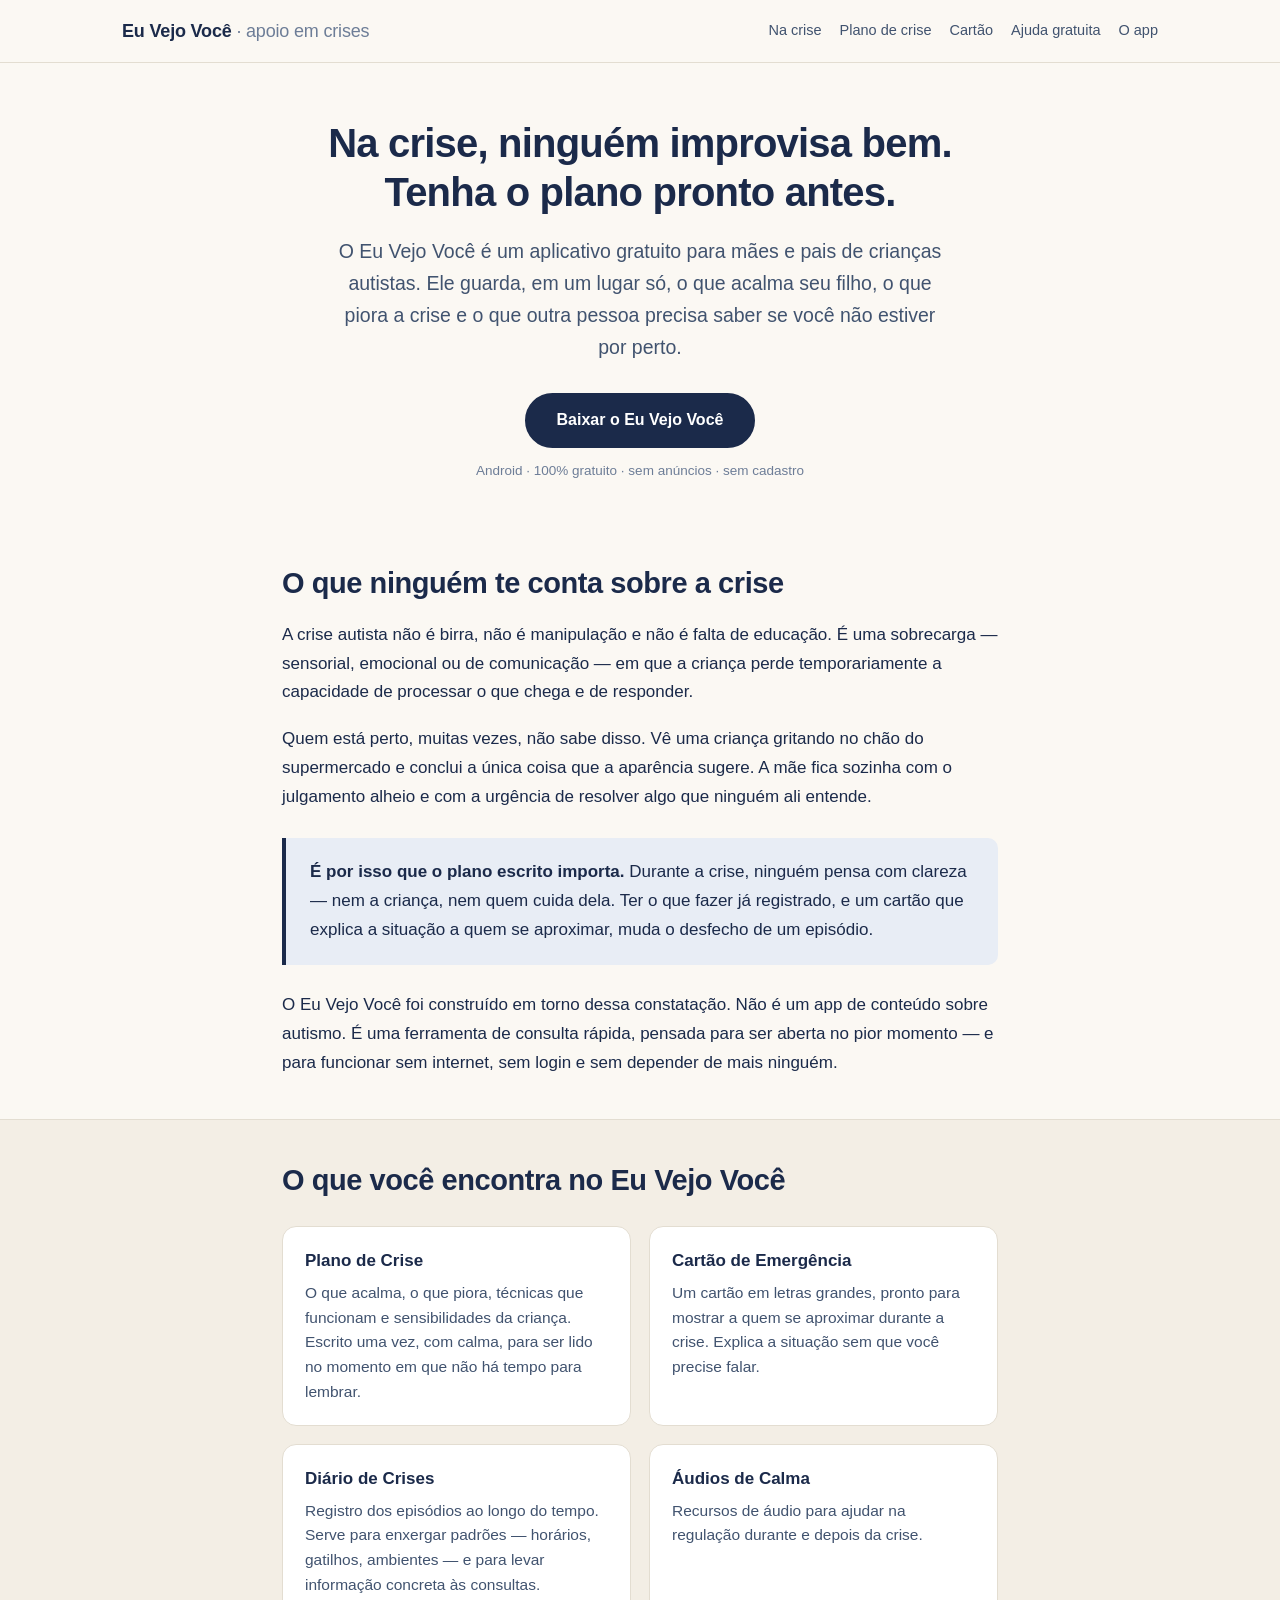
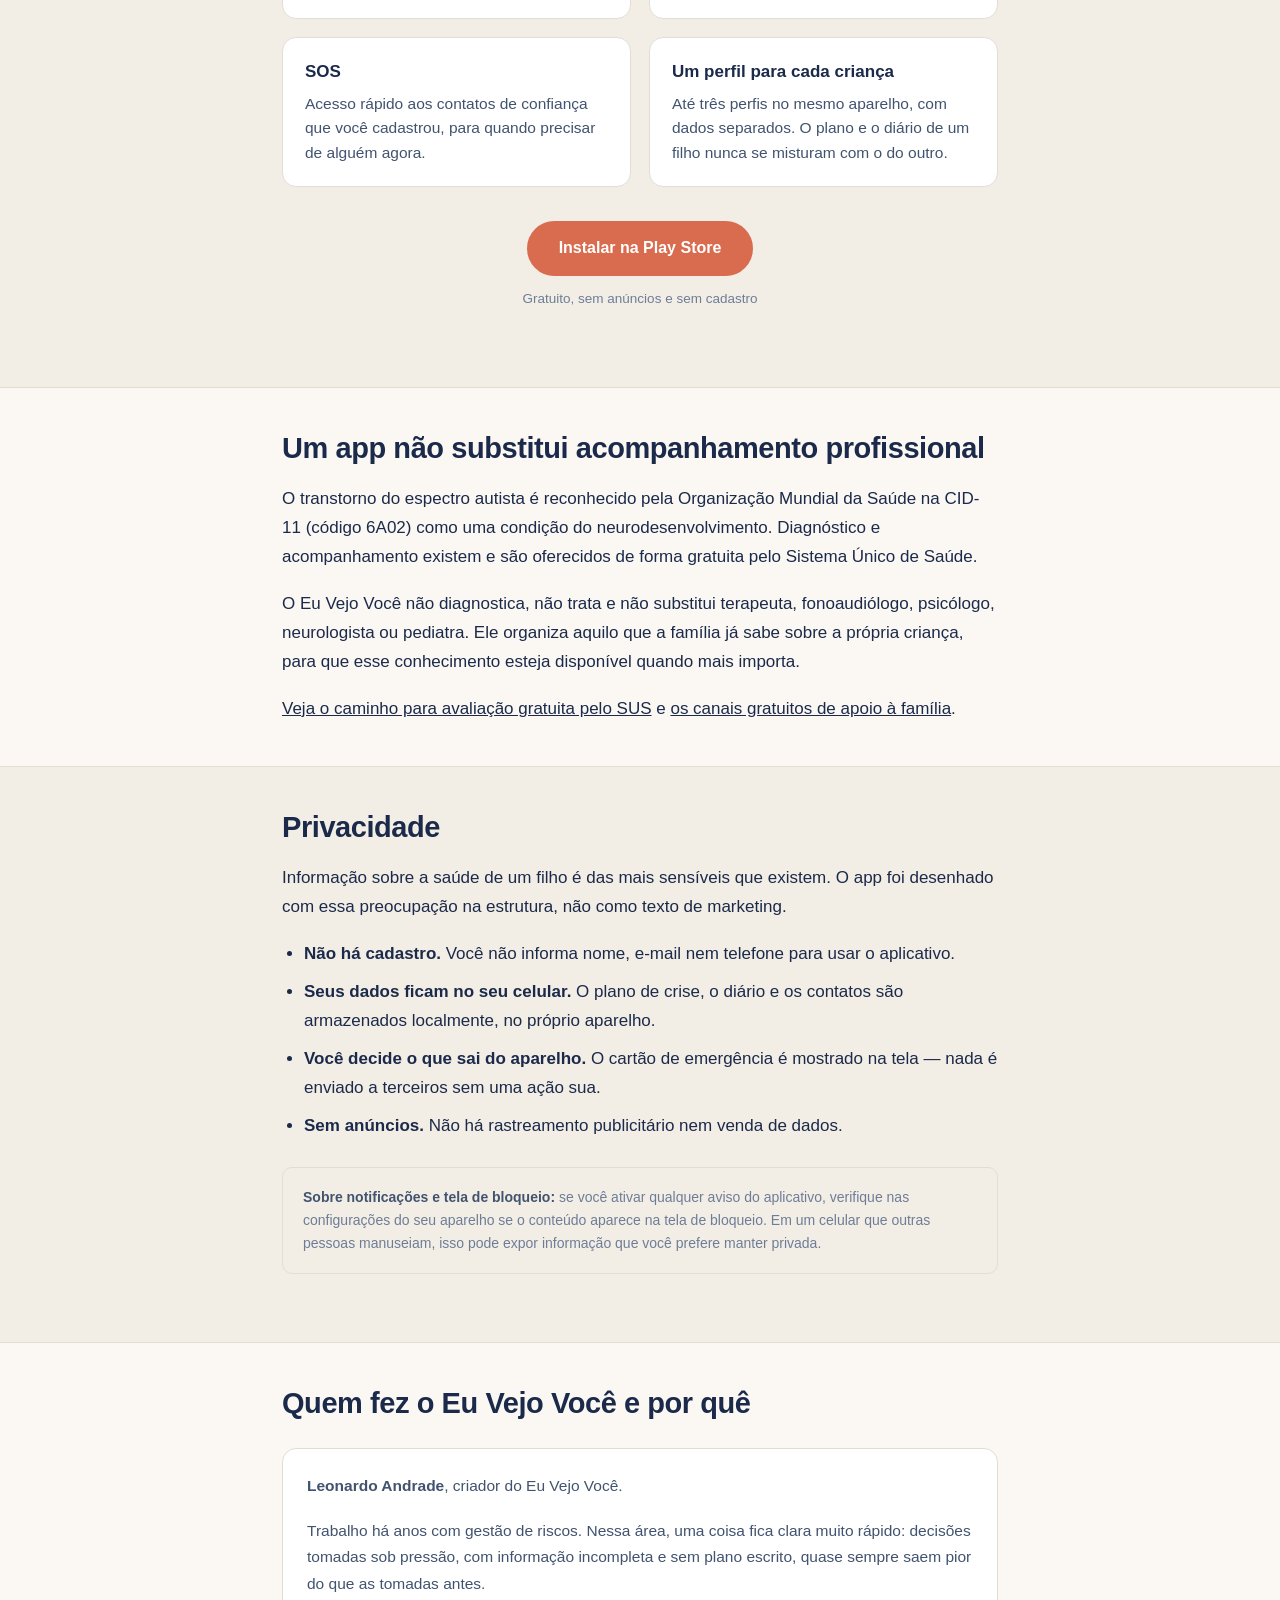
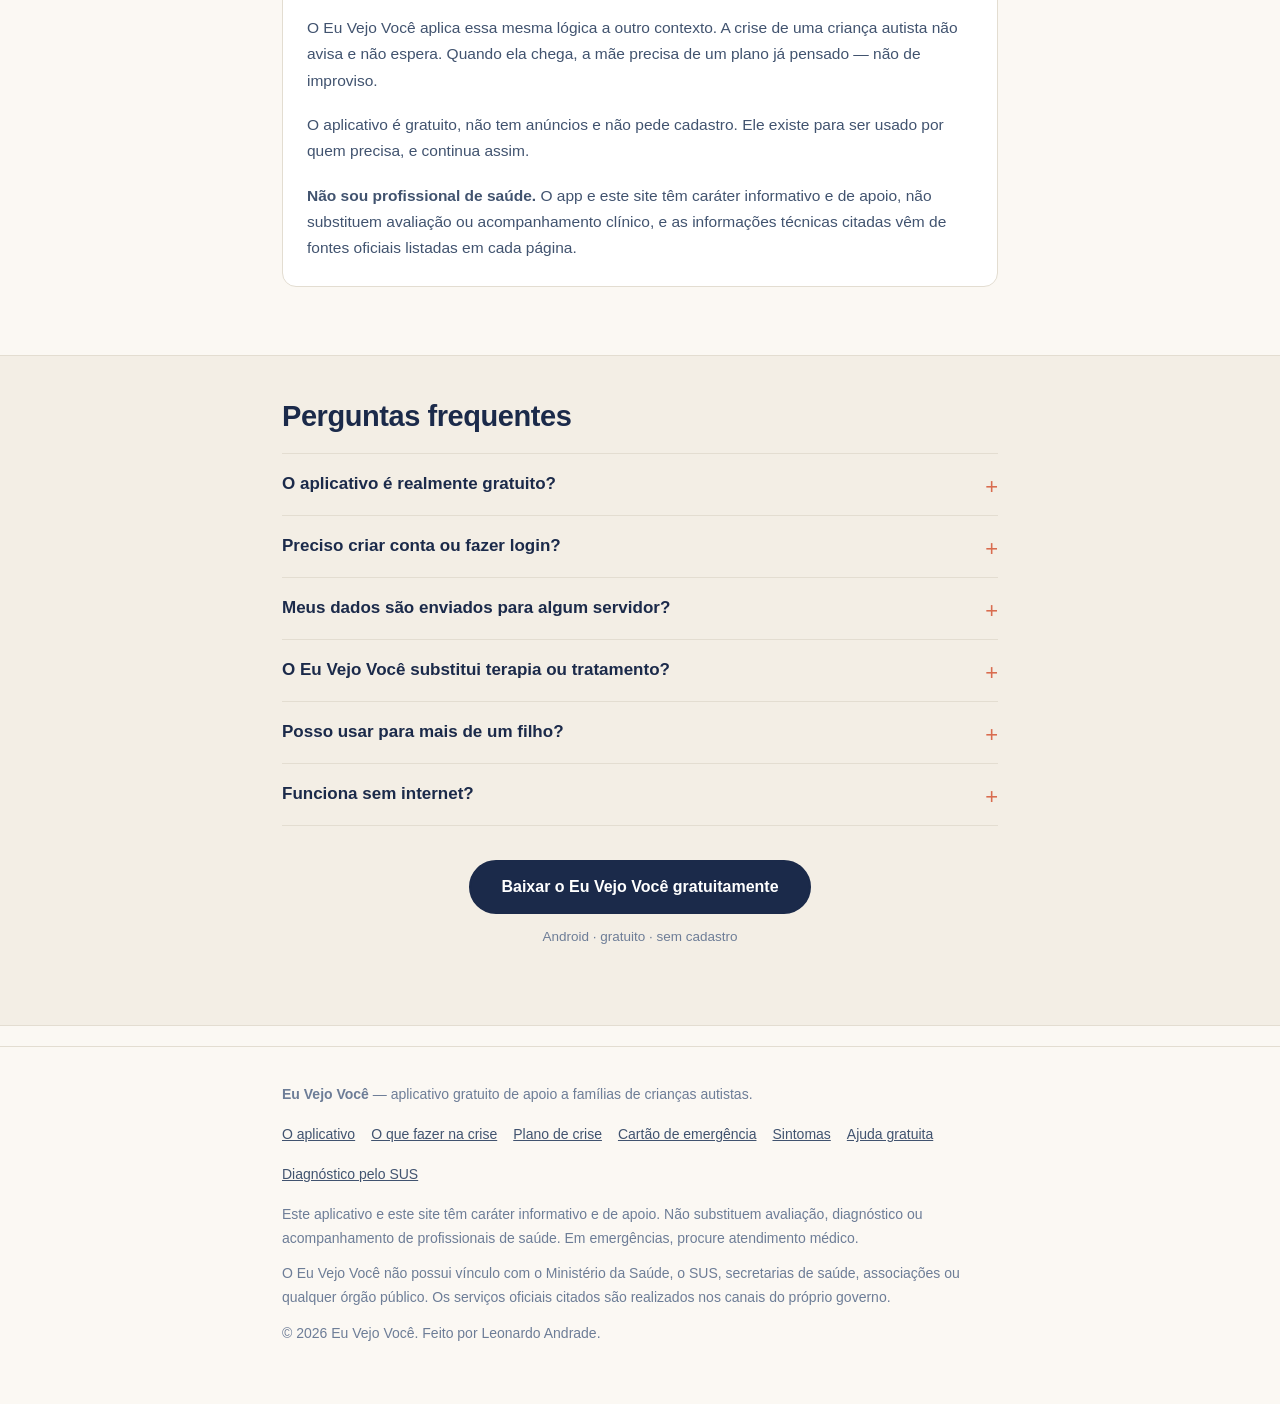
<file: index.html>
<!DOCTYPE html>
<html lang="pt-BR">
<head>
<meta charset="utf-8">
<meta name="viewport" content="width=device-width, initial-scale=1">
<title>Eu Vejo Você — app gratuito para mães de crianças autistas em crise</title>
<meta name="description" content="App gratuito que ajuda mães de crianças autistas a atravessar a crise: plano escrito, cartão de emergência e registro dos episódios. Sem cadastro e sem anúncios.">
<meta name="robots" content="index, follow">
<link rel="canonical" href="https://leoandradefr.github.io/eu-vejo-voce/">
<meta property="og:type" content="website">
<meta property="og:title" content="Eu Vejo Você — app gratuito para mães de crianças autistas">
<meta property="og:description" content="Plano de crise, cartão de emergência e diário de crises em um app gratuito, sem cadastro e sem anúncios.">
<meta property="og:url" content="https://leoandradefr.github.io/eu-vejo-voce/">
<meta property="og:locale" content="pt_BR">
<link rel="stylesheet" href="style.css">
<script type="application/ld+json">
{
  "@context": "https://schema.org",
  "@type": "SoftwareApplication",
  "name": "Eu Vejo Você",
  "applicationCategory": "HealthApplication",
  "operatingSystem": "Android",
  "url": "https://leoandradefr.github.io/eu-vejo-voce/",
  "installUrl": "https://play.google.com/store/apps/details?id=br.com.leonardo_andrade.eu_vejo_voce",
  "inLanguage": "pt-BR",
  "description": "Aplicativo gratuito de apoio a famílias de crianças autistas: plano de crise, cartão de emergência para mostrar a terceiros e registro dos episódios.",
  "offers": {
    "@type": "Offer",
    "price": "0",
    "priceCurrency": "BRL"
  },
  "author": {
    "@type": "Person",
    "name": "Leonardo Andrade"
  }
}
</script>
</head>
<body>
<a class="skip-link" href="#conteudo">Ir para o conteúdo</a>

<header class="site">
  <div class="wrap-wide">
    <a class="brand" href="index.html">Eu Vejo Você <span>· apoio em crises</span></a>
    <nav class="site">
      <a href="como-acalmar-crianca-autista-em-crise.html">Na crise</a>
      <a href="plano-de-crise-autismo.html">Plano de crise</a>
      <a href="cartao-de-emergencia-autismo.html">Cartão</a>
      <a href="onde-buscar-ajuda-gratuita-autismo.html">Ajuda gratuita</a>
      <a href="app.html">O app</a>
    </nav>
  </div>
</header>

<main id="conteudo">

  <div class="wrap">
    <div class="hero">
      <h1>Na crise, ninguém improvisa bem. Tenha o plano pronto antes.</h1>
      <p class="lead">O Eu Vejo Você é um aplicativo gratuito para mães e pais de crianças autistas. Ele guarda, em um lugar só, o que acalma seu filho, o que piora a crise e o que outra pessoa precisa saber se você não estiver por perto.</p>
      <a class="btn" href="https://play.google.com/store/apps/details?id=br.com.leonardo_andrade.eu_vejo_voce">Baixar o Eu Vejo Você</a>
      <span class="btn-note">Android · 100% gratuito · sem anúncios · sem cadastro</span>
    </div>
  </div>

  <section>
    <div class="wrap">
      <h2>O que ninguém te conta sobre a crise</h2>
      <p>A crise autista não é birra, não é manipulação e não é falta de educação. É uma sobrecarga — sensorial, emocional ou de comunicação — em que a criança perde temporariamente a capacidade de processar o que chega e de responder.</p>
      <p>Quem está perto, muitas vezes, não sabe disso. Vê uma criança gritando no chão do supermercado e conclui a única coisa que a aparência sugere. A mãe fica sozinha com o julgamento alheio e com a urgência de resolver algo que ninguém ali entende.</p>
      <div class="callout">
        <p><strong>É por isso que o plano escrito importa.</strong> Durante a crise, ninguém pensa com clareza — nem a criança, nem quem cuida dela. Ter o que fazer já registrado, e um cartão que explica a situação a quem se aproximar, muda o desfecho de um episódio.</p>
      </div>
      <p>O Eu Vejo Você foi construído em torno dessa constatação. Não é um app de conteúdo sobre autismo. É uma ferramenta de consulta rápida, pensada para ser aberta no pior momento — e para funcionar sem internet, sem login e sem depender de mais ninguém.</p>
    </div>
  </section>

  <section class="alt">
    <div class="wrap">
      <h2>O que você encontra no Eu Vejo Você</h2>
      <div class="cards">
        <div class="card">
          <h3>Plano de Crise</h3>
          <p>O que acalma, o que piora, técnicas que funcionam e sensibilidades da criança. Escrito uma vez, com calma, para ser lido no momento em que não há tempo para lembrar.</p>
        </div>
        <div class="card">
          <h3>Cartão de Emergência</h3>
          <p>Um cartão em letras grandes, pronto para mostrar a quem se aproximar durante a crise. Explica a situação sem que você precise falar.</p>
        </div>
        <div class="card">
          <h3>Diário de Crises</h3>
          <p>Registro dos episódios ao longo do tempo. Serve para enxergar padrões — horários, gatilhos, ambientes — e para levar informação concreta às consultas.</p>
        </div>
        <div class="card">
          <h3>Áudios de Calma</h3>
          <p>Recursos de áudio para ajudar na regulação durante e depois da crise.</p>
        </div>
        <div class="card">
          <h3>SOS</h3>
          <p>Acesso rápido aos contatos de confiança que você cadastrou, para quando precisar de alguém agora.</p>
        </div>
        <div class="card">
          <h3>Um perfil para cada criança</h3>
          <p>Até três perfis no mesmo aparelho, com dados separados. O plano e o diário de um filho nunca se misturam com o do outro.</p>
        </div>
      </div>
      <div class="btn-row">
        <a class="btn btn-warm" href="https://play.google.com/store/apps/details?id=br.com.leonardo_andrade.eu_vejo_voce">Instalar na Play Store</a>
        <span class="btn-note">Gratuito, sem anúncios e sem cadastro</span>
      </div>
    </div>
  </section>

  <section>
    <div class="wrap">
      <h2>Um app não substitui acompanhamento profissional</h2>
      <p>O transtorno do espectro autista é reconhecido pela Organização Mundial da Saúde na CID-11 (código 6A02) como uma condição do neurodesenvolvimento. Diagnóstico e acompanhamento existem e são oferecidos de forma gratuita pelo Sistema Único de Saúde.</p>
      <p>O Eu Vejo Você não diagnostica, não trata e não substitui terapeuta, fonoaudiólogo, psicólogo, neurologista ou pediatra. Ele organiza aquilo que a família já sabe sobre a própria criança, para que esse conhecimento esteja disponível quando mais importa.</p>
      <p><a href="diagnostico-de-autismo-pelo-sus.html">Veja o caminho para avaliação gratuita pelo SUS</a> e <a href="onde-buscar-ajuda-gratuita-autismo.html">os canais gratuitos de apoio à família</a>.</p>
    </div>
  </section>

  <section class="alt">
    <div class="wrap">
      <h2>Privacidade</h2>
      <p>Informação sobre a saúde de um filho é das mais sensíveis que existem. O app foi desenhado com essa preocupação na estrutura, não como texto de marketing.</p>
      <ul>
        <li><strong>Não há cadastro.</strong> Você não informa nome, e-mail nem telefone para usar o aplicativo.</li>
        <li><strong>Seus dados ficam no seu celular.</strong> O plano de crise, o diário e os contatos são armazenados localmente, no próprio aparelho.</li>
        <li><strong>Você decide o que sai do aparelho.</strong> O cartão de emergência é mostrado na tela — nada é enviado a terceiros sem uma ação sua.</li>
        <li><strong>Sem anúncios.</strong> Não há rastreamento publicitário nem venda de dados.</li>
      </ul>
      <div class="notice">
        <strong>Sobre notificações e tela de bloqueio:</strong> se você ativar qualquer aviso do aplicativo, verifique nas configurações do seu aparelho se o conteúdo aparece na tela de bloqueio. Em um celular que outras pessoas manuseiam, isso pode expor informação que você prefere manter privada.
      </div>
    </div>
  </section>

  <section>
    <div class="wrap">
      <h2>Quem fez o Eu Vejo Você e por quê</h2>
      <div class="author">
        <div class="author-text">
          <p><strong>Leonardo Andrade</strong>, criador do Eu Vejo Você.</p>
          <p>Trabalho há anos com gestão de riscos. Nessa área, uma coisa fica clara muito rápido: decisões tomadas sob pressão, com informação incompleta e sem plano escrito, quase sempre saem pior do que as tomadas antes.</p>
          <p>O Eu Vejo Você aplica essa mesma lógica a outro contexto. A crise de uma criança autista não avisa e não espera. Quando ela chega, a mãe precisa de um plano já pensado — não de improviso.</p>
          <p>O aplicativo é gratuito, não tem anúncios e não pede cadastro. Ele existe para ser usado por quem precisa, e continua assim.</p>
          <p><strong>Não sou profissional de saúde.</strong> O app e este site têm caráter informativo e de apoio, não substituem avaliação ou acompanhamento clínico, e as informações técnicas citadas vêm de fontes oficiais listadas em cada página.</p>
        </div>
      </div>
    </div>
  </section>

  <section class="alt">
    <div class="wrap">
      <h2>Perguntas frequentes</h2>
      <div class="faq">
        <details>
          <summary>O aplicativo é realmente gratuito?</summary>
          <p>Sim. Não existe assinatura, compra dentro do aplicativo nem anúncio. O Eu Vejo Você é gratuito para todo mundo.</p>
        </details>
        <details>
          <summary>Preciso criar conta ou fazer login?</summary>
          <p>Não. O app não exige cadastro. Você abre e usa.</p>
        </details>
        <details>
          <summary>Meus dados são enviados para algum servidor?</summary>
          <p>Não. O plano de crise, o diário de crises e os contatos ficam armazenados no seu próprio celular. Não há envio automático dessas informações para terceiros.</p>
        </details>
        <details>
          <summary>O Eu Vejo Você substitui terapia ou tratamento?</summary>
          <p>Não. Ele é uma ferramenta de organização e apoio à família e não substitui acompanhamento profissional. Se você precisa de avaliação ou tratamento, procure uma UBS ou um CAPS — o atendimento é gratuito pelo SUS.</p>
        </details>
        <details>
          <summary>Posso usar para mais de um filho?</summary>
          <p>Sim. O app permite até três perfis, com plano de crise e diário separados para cada criança.</p>
        </details>
        <details>
          <summary>Funciona sem internet?</summary>
          <p>Sim. As informações que você cadastrou ficam no aparelho e podem ser consultadas offline.</p>
        </details>
      </div>
      <div class="btn-row">
        <a class="btn" href="https://play.google.com/store/apps/details?id=br.com.leonardo_andrade.eu_vejo_voce">Baixar o Eu Vejo Você gratuitamente</a>
        <span class="btn-note">Android · gratuito · sem cadastro</span>
      </div>
    </div>
  </section>

</main>

<footer class="site">
  <div class="wrap">
    <p><strong>Eu Vejo Você</strong> — aplicativo gratuito de apoio a famílias de crianças autistas.</p>
    <div class="foot-links">
      <a href="app.html">O aplicativo</a>
      <a href="como-acalmar-crianca-autista-em-crise.html">O que fazer na crise</a>
      <a href="plano-de-crise-autismo.html">Plano de crise</a>
      <a href="cartao-de-emergencia-autismo.html">Cartão de emergência</a>
      <a href="crise-autista-sintomas.html">Sintomas</a>
      <a href="onde-buscar-ajuda-gratuita-autismo.html">Ajuda gratuita</a>
      <a href="diagnostico-de-autismo-pelo-sus.html">Diagnóstico pelo SUS</a>
    </div>
    <p>Este aplicativo e este site têm caráter informativo e de apoio. Não substituem avaliação, diagnóstico ou acompanhamento de profissionais de saúde. Em emergências, procure atendimento médico.</p>
    <p>O Eu Vejo Você não possui vínculo com o Ministério da Saúde, o SUS, secretarias de saúde, associações ou qualquer órgão público. Os serviços oficiais citados são realizados nos canais do próprio governo.</p>
    <p>© 2026 Eu Vejo Você. Feito por Leonardo Andrade.</p>
  </div>
</footer>
</body>
</html>
</file>
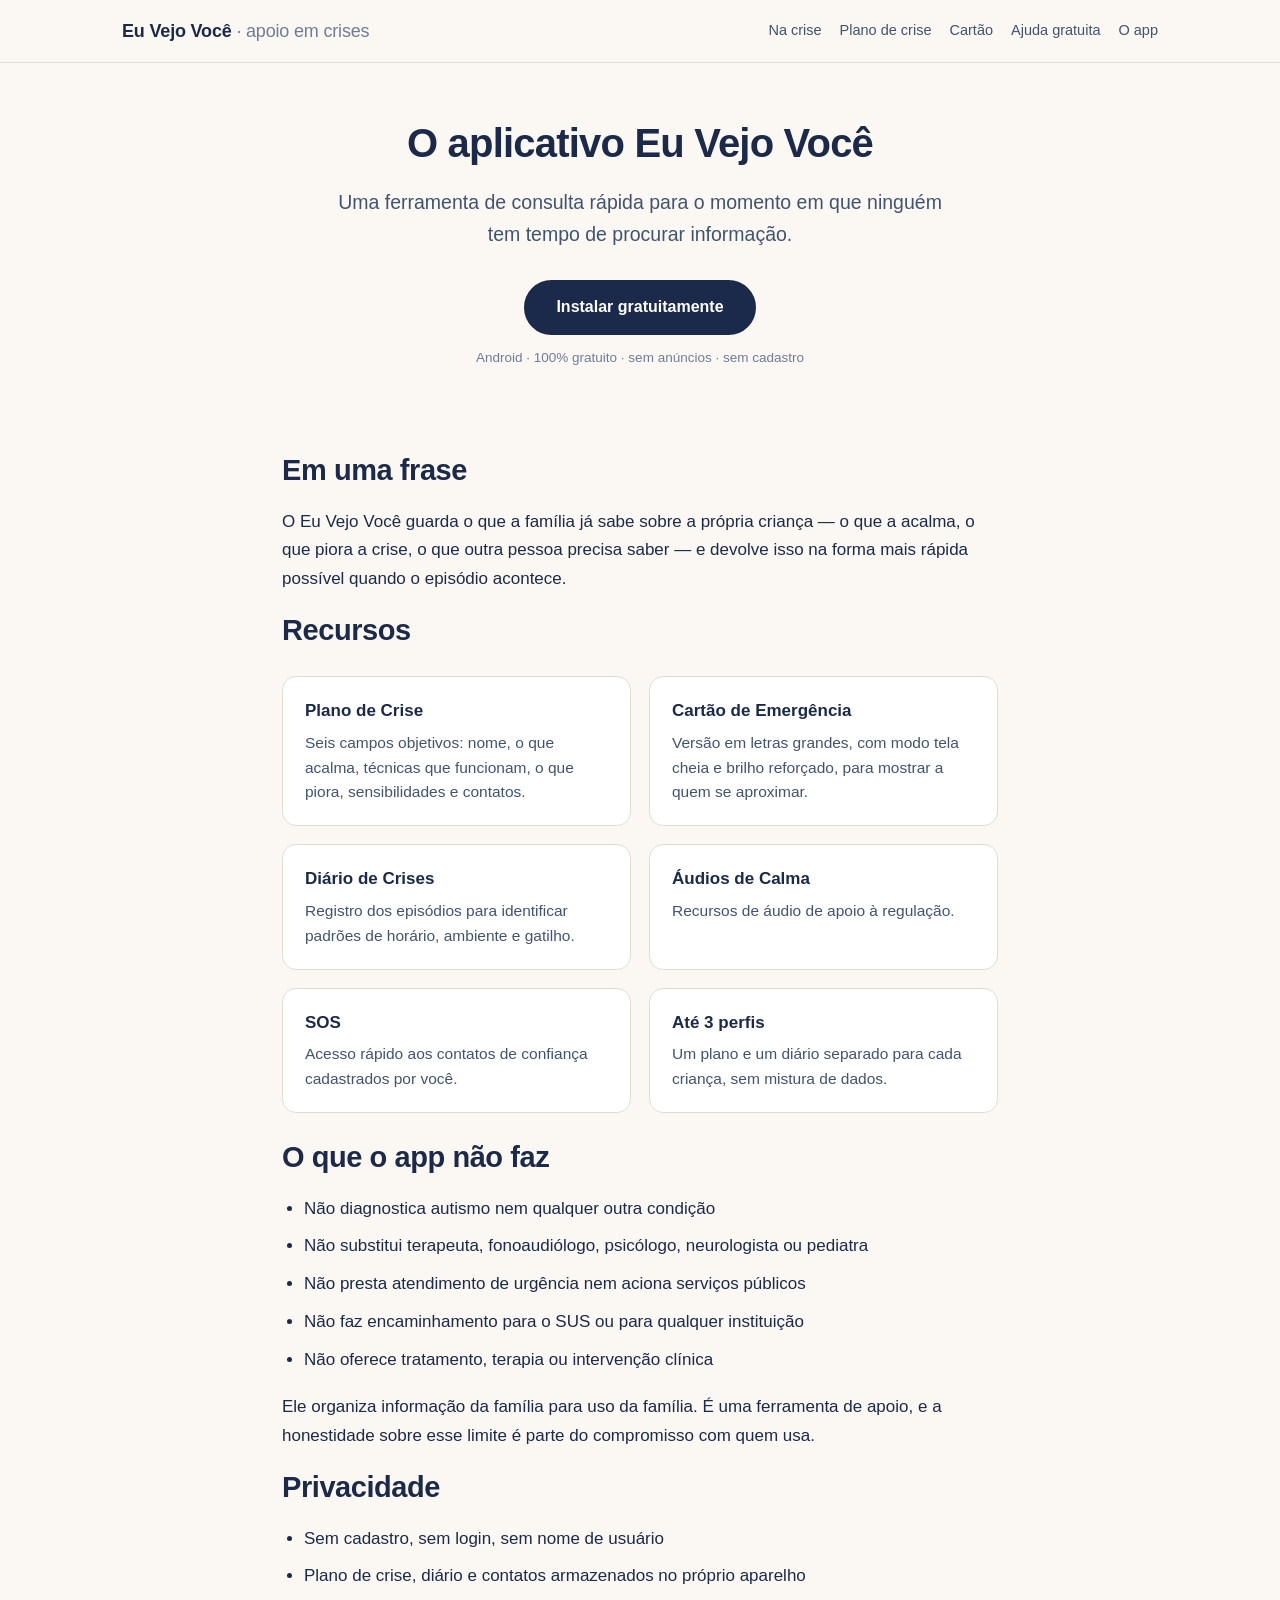
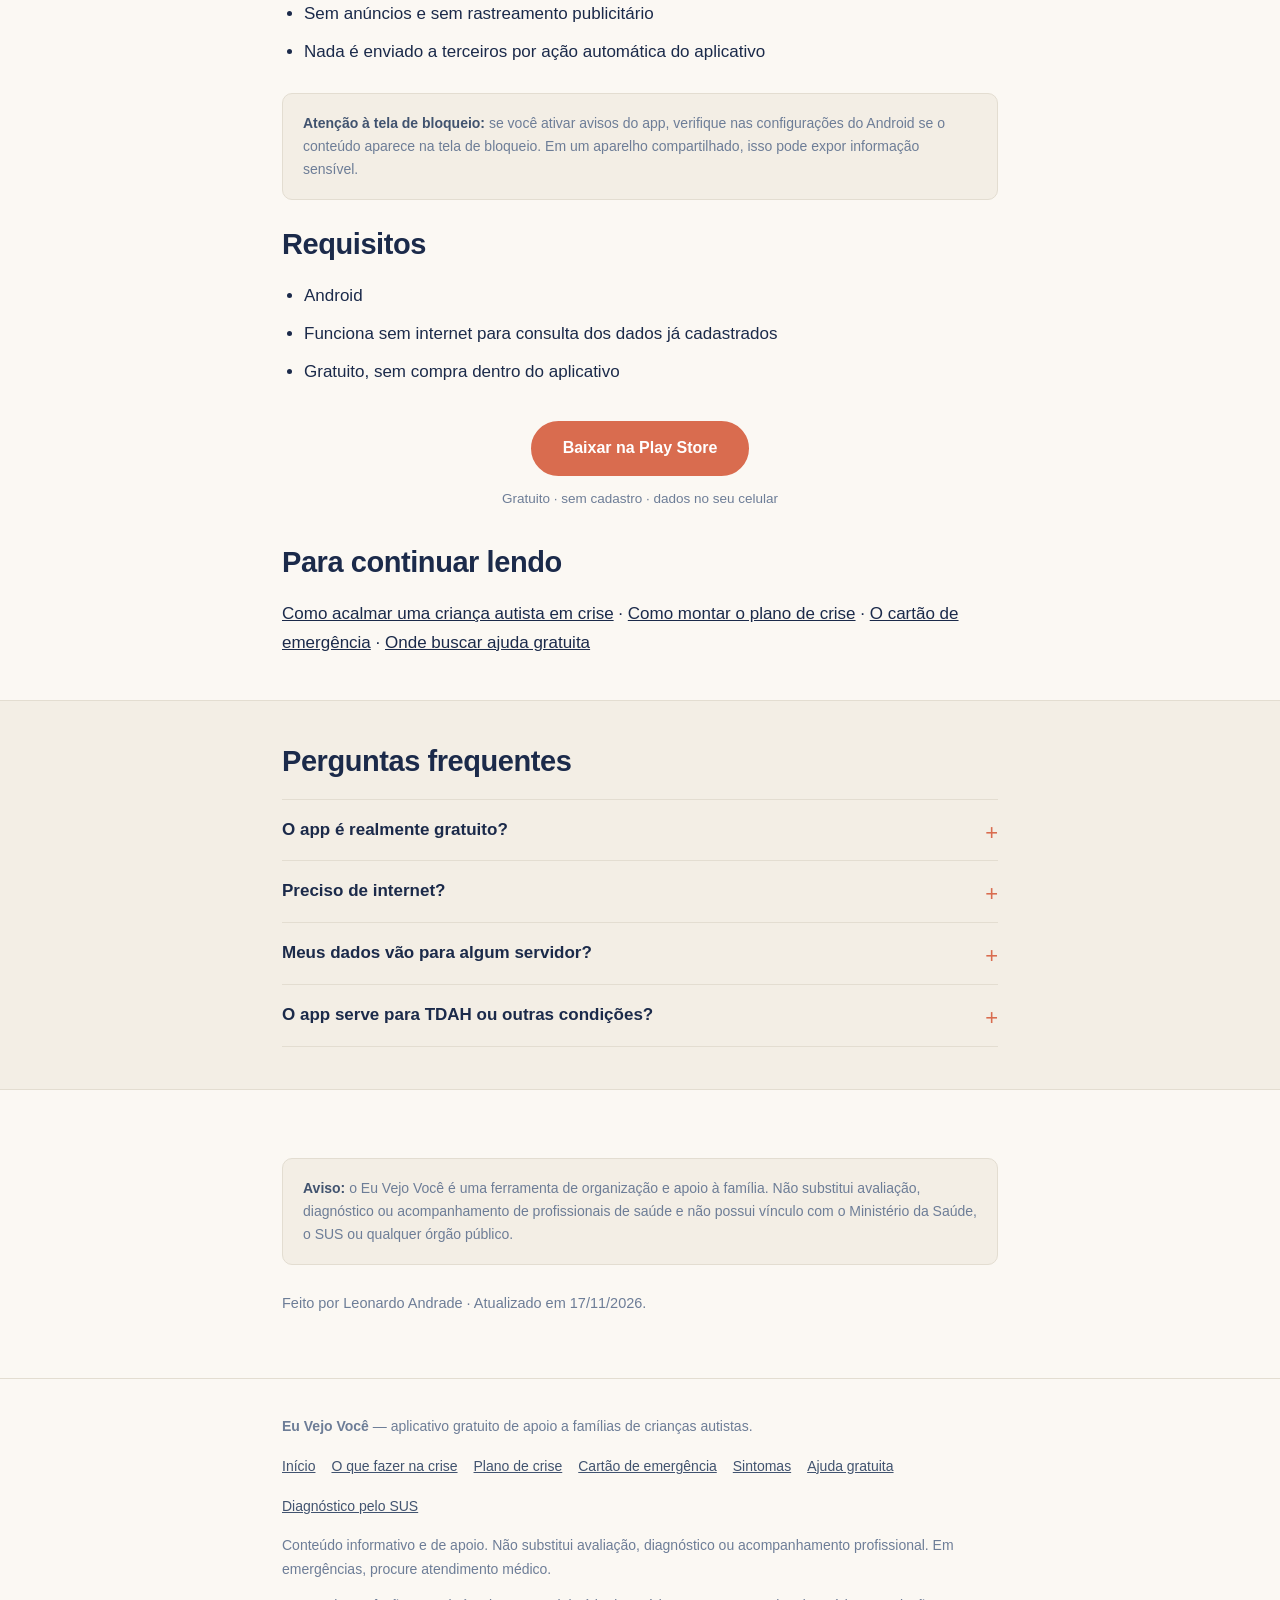
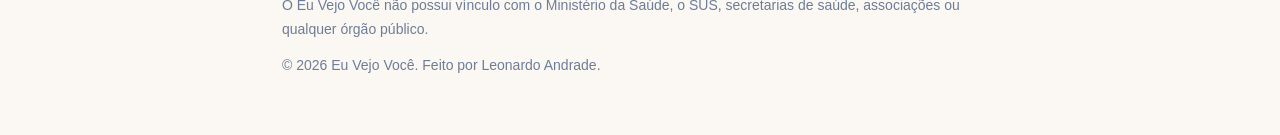
<file: app.html>
<!DOCTYPE html>
<html lang="pt-BR">
<head>
<meta charset="utf-8">
<meta name="viewport" content="width=device-width, initial-scale=1">
<title>Eu Vejo Você: ficha do app, recursos e download</title>
<meta name="description" content="Ficha completa do Eu Vejo Você: o que o app faz, o que não faz, privacidade, requisitos e link para instalar gratuitamente na Play Store.">
<meta name="robots" content="index, follow">
<link rel="canonical" href="https://leoandradefr.github.io/eu-vejo-voce/app.html">
<meta property="og:type" content="website">
<meta property="og:title" content="Eu Vejo Você: ficha do app, recursos e download">
<meta property="og:description" content="O que o app faz, o que não faz, privacidade e link para instalar gratuitamente.">
<meta property="og:url" content="https://leoandradefr.github.io/eu-vejo-voce/app.html">
<meta property="og:locale" content="pt_BR">
<link rel="stylesheet" href="style.css">
<script type="application/ld+json">
{
  "@context": "https://schema.org",
  "@type": "SoftwareApplication",
  "name": "Eu Vejo Você",
  "applicationCategory": "HealthApplication",
  "operatingSystem": "Android",
  "url": "https://leoandradefr.github.io/eu-vejo-voce/app.html",
  "installUrl": "https://play.google.com/store/apps/details?id=br.com.leonardo_andrade.eu_vejo_voce",
  "inLanguage": "pt-BR",
  "description": "Aplicativo gratuito de apoio a famílias de crianças autistas: plano de crise, cartão de emergência, diário de crises e contatos de confiança.",
  "offers": { "@type": "Offer", "price": "0", "priceCurrency": "BRL" },
  "author": { "@type": "Person", "name": "Leonardo Brazão de Andrade" }
}
</script>
</head>
<body>
<a class="skip-link" href="#conteudo">Ir para o conteúdo</a>

<header class="site">
  <div class="wrap-wide">
    <a class="brand" href="index.html">Eu Vejo Você <span>· apoio em crises</span></a>
    <nav class="site">
      <a href="como-acalmar-crianca-autista-em-crise.html">Na crise</a>
      <a href="plano-de-crise-autismo.html">Plano de crise</a>
      <a href="cartao-de-emergencia-autismo.html">Cartão</a>
      <a href="onde-buscar-ajuda-gratuita-autismo.html">Ajuda gratuita</a>
      <a href="app.html">O app</a>
    </nav>
  </div>
</header>

<main id="conteudo">

  <div class="wrap">
    <div class="hero">
      <h1>O aplicativo Eu Vejo Você</h1>
      <p class="lead">Uma ferramenta de consulta rápida para o momento em que ninguém tem tempo de procurar informação.</p>
      <a class="btn" href="https://play.google.com/store/apps/details?id=br.com.leonardo_andrade.eu_vejo_voce">Instalar gratuitamente</a>
      <span class="btn-note">Android · 100% gratuito · sem anúncios · sem cadastro</span>
    </div>
  </div>

  <section>
    <div class="wrap">
      <h2>Em uma frase</h2>
      <p>O Eu Vejo Você guarda o que a família já sabe sobre a própria criança — o que a acalma, o que piora a crise, o que outra pessoa precisa saber — e devolve isso na forma mais rápida possível quando o episódio acontece.</p>

      <h2>Recursos</h2>
      <div class="cards">
        <div class="card">
          <h3>Plano de Crise</h3>
          <p>Seis campos objetivos: nome, o que acalma, técnicas que funcionam, o que piora, sensibilidades e contatos.</p>
        </div>
        <div class="card">
          <h3>Cartão de Emergência</h3>
          <p>Versão em letras grandes, com modo tela cheia e brilho reforçado, para mostrar a quem se aproximar.</p>
        </div>
        <div class="card">
          <h3>Diário de Crises</h3>
          <p>Registro dos episódios para identificar padrões de horário, ambiente e gatilho.</p>
        </div>
        <div class="card">
          <h3>Áudios de Calma</h3>
          <p>Recursos de áudio de apoio à regulação.</p>
        </div>
        <div class="card">
          <h3>SOS</h3>
          <p>Acesso rápido aos contatos de confiança cadastrados por você.</p>
        </div>
        <div class="card">
          <h3>Até 3 perfis</h3>
          <p>Um plano e um diário separado para cada criança, sem mistura de dados.</p>
        </div>
      </div>

      <h2>O que o app não faz</h2>
      <ul>
        <li>Não diagnostica autismo nem qualquer outra condição</li>
        <li>Não substitui terapeuta, fonoaudiólogo, psicólogo, neurologista ou pediatra</li>
        <li>Não presta atendimento de urgência nem aciona serviços públicos</li>
        <li>Não faz encaminhamento para o SUS ou para qualquer instituição</li>
        <li>Não oferece tratamento, terapia ou intervenção clínica</li>
      </ul>
      <p>Ele organiza informação da família para uso da família. É uma ferramenta de apoio, e a honestidade sobre esse limite é parte do compromisso com quem usa.</p>

      <h2>Privacidade</h2>
      <ul>
        <li>Sem cadastro, sem login, sem nome de usuário</li>
        <li>Plano de crise, diário e contatos armazenados no próprio aparelho</li>
        <li>Sem anúncios e sem rastreamento publicitário</li>
        <li>Nada é enviado a terceiros por ação automática do aplicativo</li>
      </ul>
      <div class="notice">
        <strong>Atenção à tela de bloqueio:</strong> se você ativar avisos do app, verifique nas configurações do Android se o conteúdo aparece na tela de bloqueio. Em um aparelho compartilhado, isso pode expor informação sensível.
      </div>

      <h2>Requisitos</h2>
      <ul>
        <li>Android</li>
        <li>Funciona sem internet para consulta dos dados já cadastrados</li>
        <li>Gratuito, sem compra dentro do aplicativo</li>
      </ul>

      <div class="btn-row">
        <a class="btn btn-warm" href="https://play.google.com/store/apps/details?id=br.com.leonardo_andrade.eu_vejo_voce">Baixar na Play Store</a>
        <span class="btn-note">Gratuito · sem cadastro · dados no seu celular</span>
      </div>

      <h2>Para continuar lendo</h2>
      <p><a href="como-acalmar-crianca-autista-em-crise.html">Como acalmar uma criança autista em crise</a> · <a href="plano-de-crise-autismo.html">Como montar o plano de crise</a> · <a href="cartao-de-emergencia-autismo.html">O cartão de emergência</a> · <a href="onde-buscar-ajuda-gratuita-autismo.html">Onde buscar ajuda gratuita</a></p>
    </div>
  </section>

  <section class="alt">
    <div class="wrap">
      <h2>Perguntas frequentes</h2>
      <div class="faq">
        <details>
          <summary>O app é realmente gratuito?</summary>
          <p>Sim. Não há assinatura, anúncio ou compra dentro do aplicativo.</p>
        </details>
        <details>
          <summary>Preciso de internet?</summary>
          <p>Não para consultar o que já foi cadastrado. Os dados ficam no aparelho.</p>
        </details>
        <details>
          <summary>Meus dados vão para algum servidor?</summary>
          <p>As informações do plano, do diário e dos contatos são gravadas localmente no seu celular. O aplicativo não envia essas informações automaticamente a terceiros.</p>
        </details>
        <details>
          <summary>O app serve para TDAH ou outras condições?</summary>
          <p>A estrutura de plano de crise e cartão é útil em qualquer condição que envolva crises. O texto do cartão é editável, então pode ser adaptado ao diagnóstico real da criança.</p>
        </details>
      </div>
    </div>
  </section>

  <section>
    <div class="wrap">
      <div class="notice">
        <strong>Aviso:</strong> o Eu Vejo Você é uma ferramenta de organização e apoio à família. Não substitui avaliação, diagnóstico ou acompanhamento de profissionais de saúde e não possui vínculo com o Ministério da Saúde, o SUS ou qualquer órgão público.
      </div>
      <p class="small">Feito por Leonardo Andrade · Atualizado em 17/11/2026.</p>
    </div>
  </section>

</main>

<footer class="site">
  <div class="wrap">
    <p><strong>Eu Vejo Você</strong> — aplicativo gratuito de apoio a famílias de crianças autistas.</p>
    <div class="foot-links">
      <a href="index.html">Início</a>
      <a href="como-acalmar-crianca-autista-em-crise.html">O que fazer na crise</a>
      <a href="plano-de-crise-autismo.html">Plano de crise</a>
      <a href="cartao-de-emergencia-autismo.html">Cartão de emergência</a>
      <a href="crise-autista-sintomas.html">Sintomas</a>
      <a href="onde-buscar-ajuda-gratuita-autismo.html">Ajuda gratuita</a>
      <a href="diagnostico-de-autismo-pelo-sus.html">Diagnóstico pelo SUS</a>
    </div>
    <p>Conteúdo informativo e de apoio. Não substitui avaliação, diagnóstico ou acompanhamento profissional. Em emergências, procure atendimento médico.</p>
    <p>O Eu Vejo Você não possui vínculo com o Ministério da Saúde, o SUS, secretarias de saúde, associações ou qualquer órgão público.</p>
    <p>© 2026 Eu Vejo Você. Feito por Leonardo Andrade.</p>
  </div>
</footer>
</body>
</html>
</file>
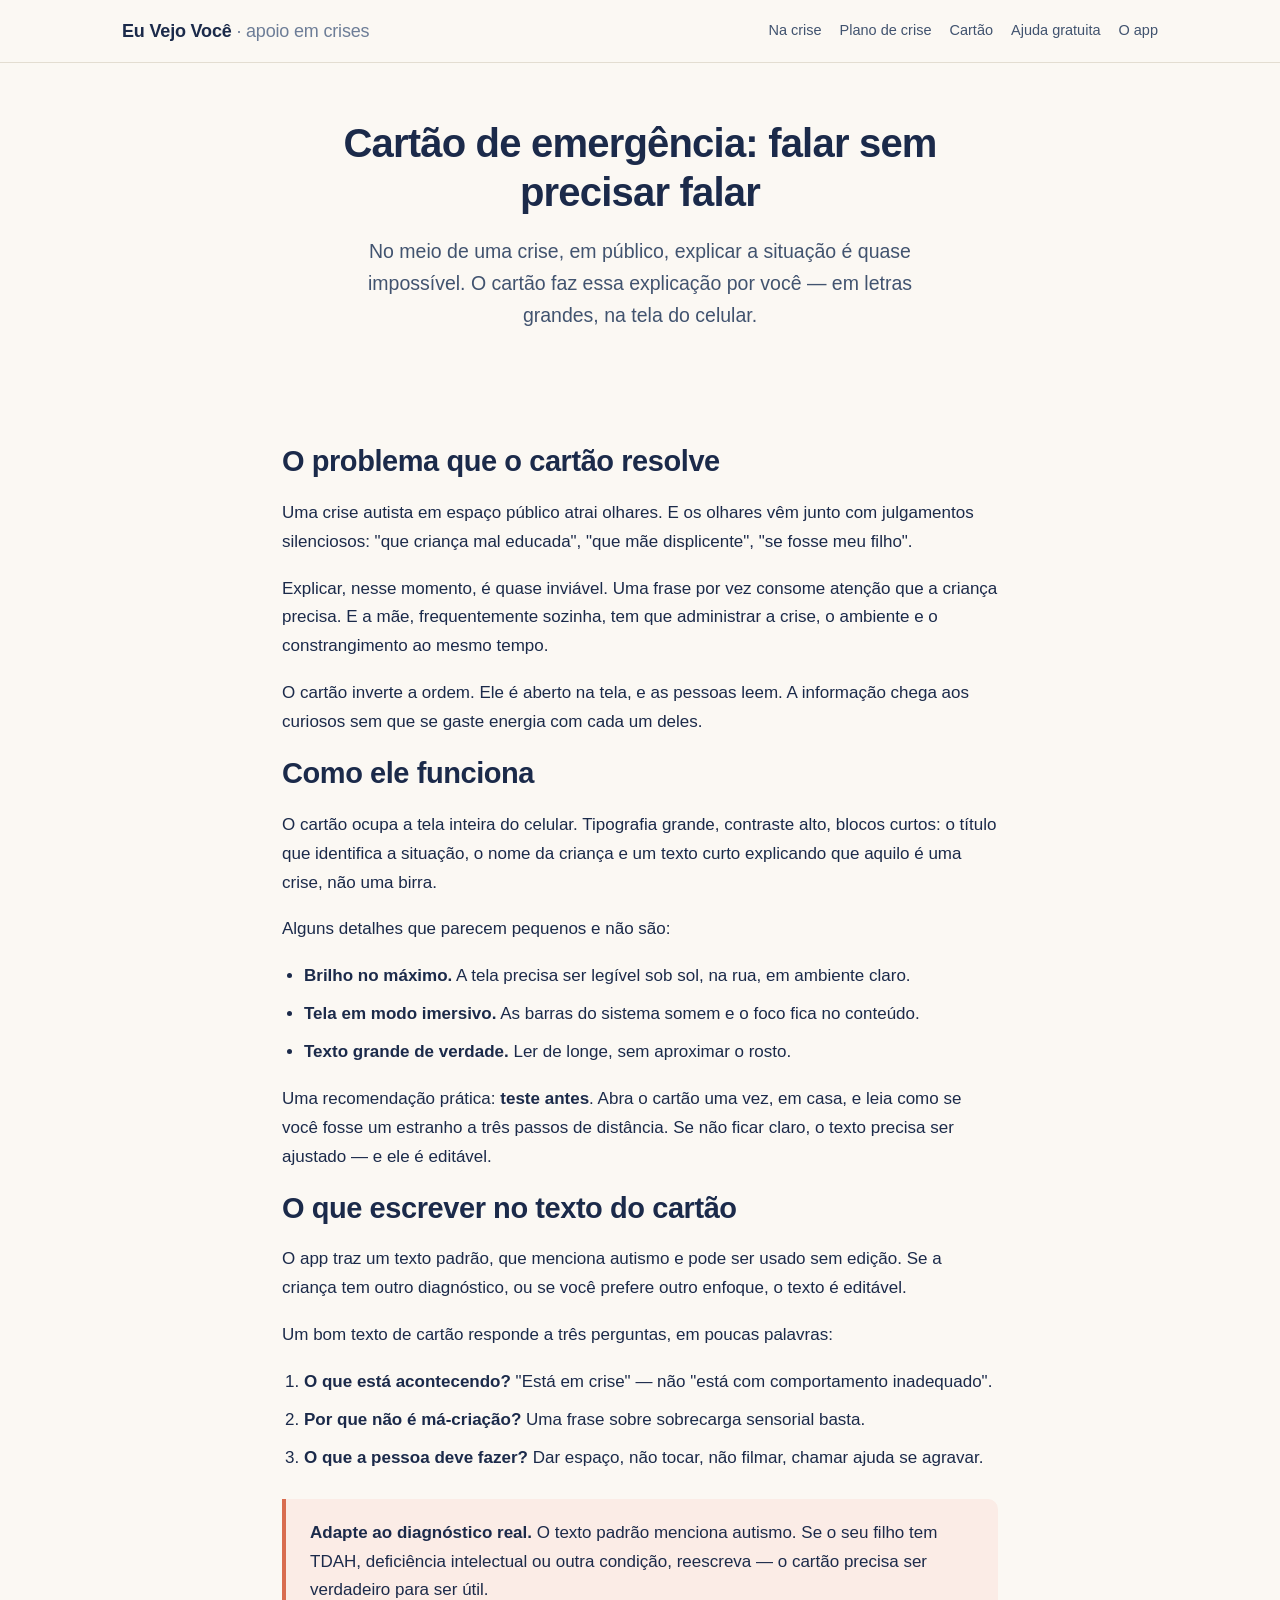
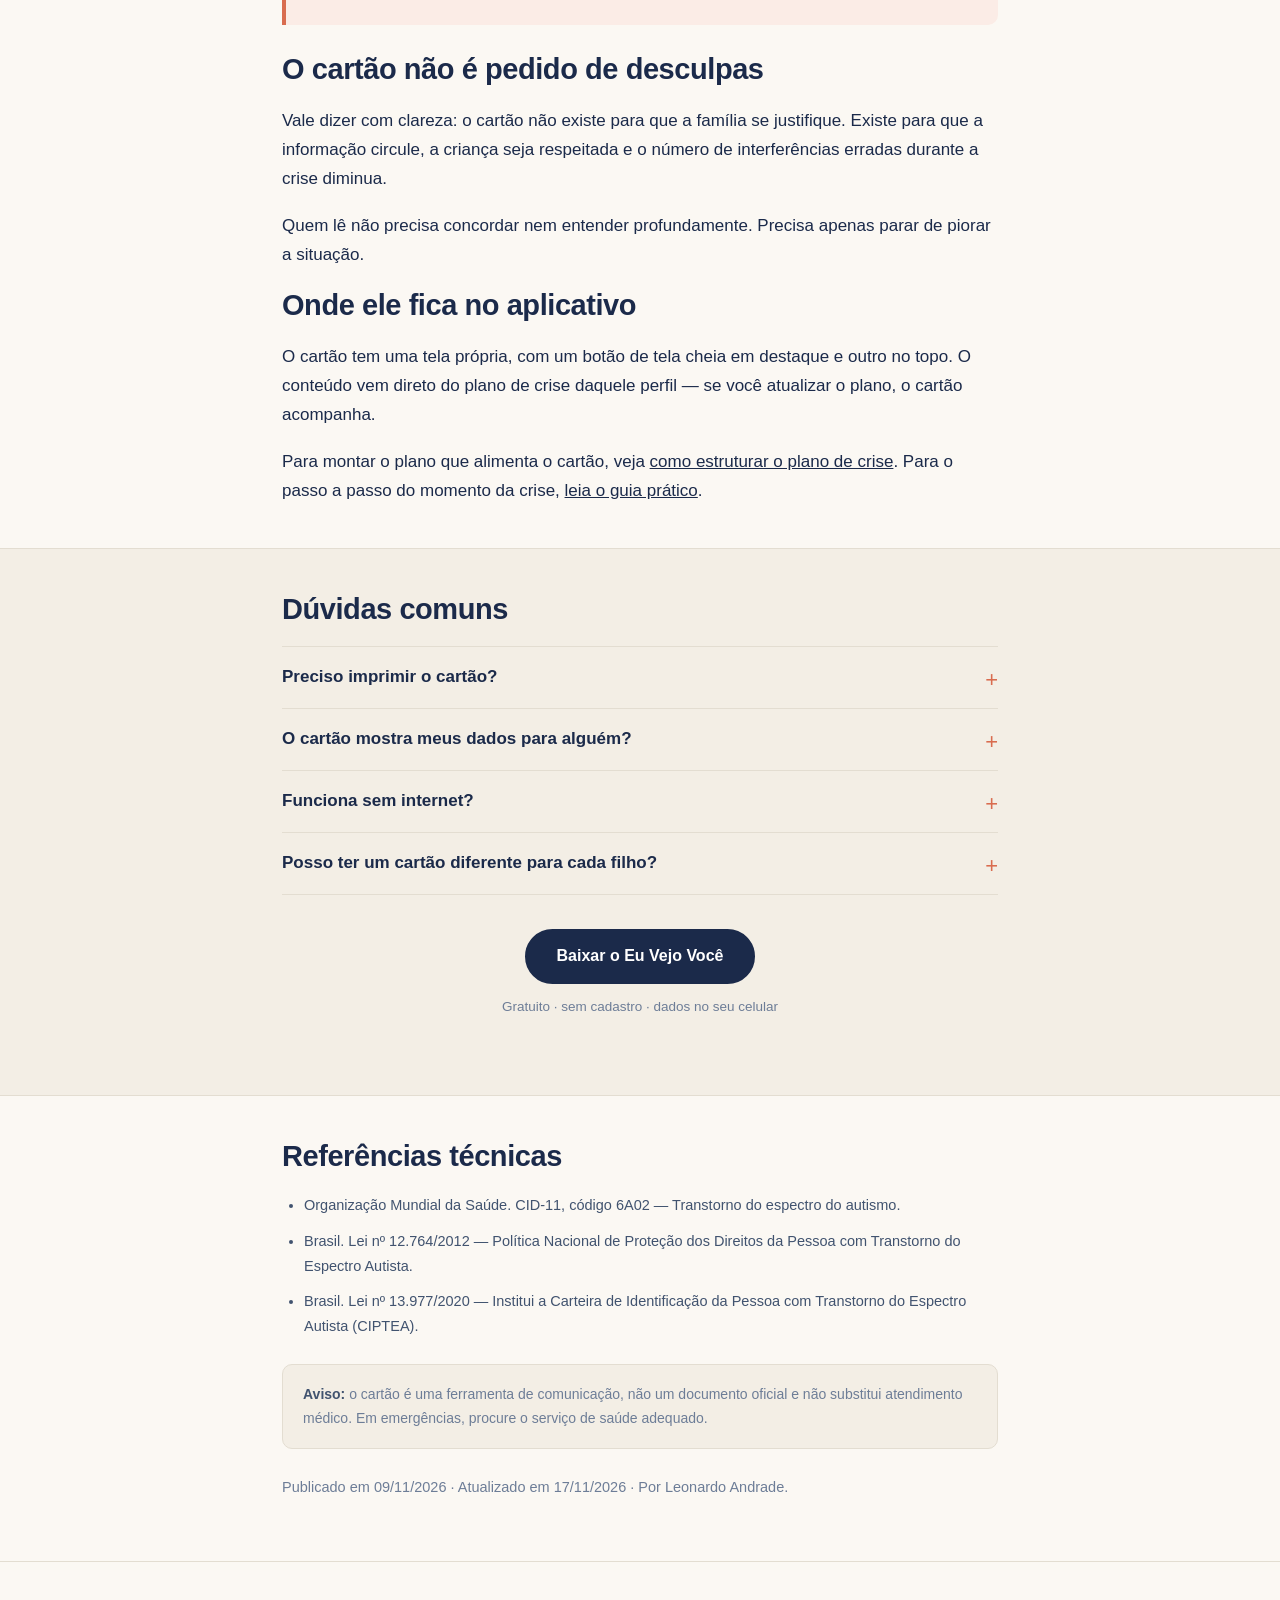
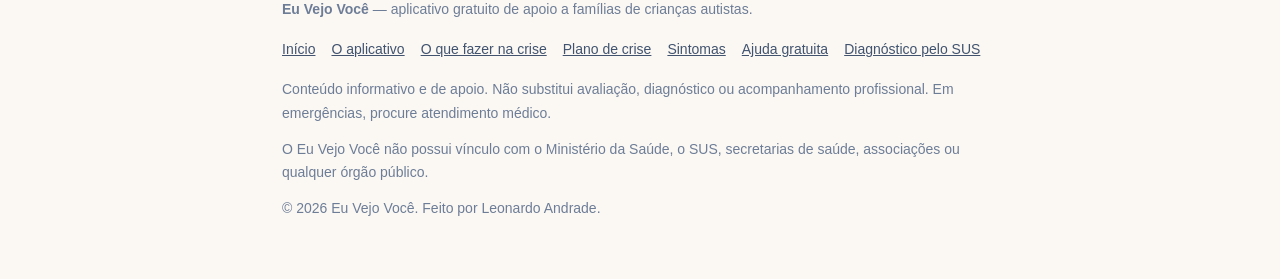
<file: cartao-de-emergencia-autismo.html>
<!DOCTYPE html>
<html lang="pt-BR">
<head>
<meta charset="utf-8">
<meta name="viewport" content="width=device-width, initial-scale=1">
<title>Cartão de emergência para autismo: o que mostrar a quem se aproxima</title>
<meta name="description" content="Um cartão em tela cheia que explica a crise a quem está por perto, sem que a mãe precise falar. Como usar, o que escrever e por que funciona.">
<meta name="robots" content="index, follow">
<link rel="canonical" href="https://leoandradefr.github.io/eu-vejo-voce/cartao-de-emergencia-autismo.html">
<meta property="og:type" content="article">
<meta property="og:title" content="Cartão de emergência para autismo: o que mostrar a quem se aproxima">
<meta property="og:description" content="Um cartão em tela cheia que explica a crise a quem está por perto, sem que a mãe precise falar.">
<meta property="og:url" content="https://leoandradefr.github.io/eu-vejo-voce/cartao-de-emergencia-autismo.html">
<meta property="og:locale" content="pt_BR">
<link rel="stylesheet" href="style.css">
<script type="application/ld+json">
{
  "@context": "https://schema.org",
  "@type": "Article",
  "headline": "Cartão de emergência para autismo: o que mostrar a quem se aproxima",
  "description": "Como funciona o cartão de emergência, o que escrever nele e por que ele reduz o esforço de explicar uma crise em espaço público.",
  "inLanguage": "pt-BR",
  "author": { "@type": "Person", "name": "Leonardo Brazão de Andrade" },
  "publisher": { "@type": "Organization", "name": "Eu Vejo Você" },
  "datePublished": "2026-11-09",
  "dateModified": "2026-11-17",
  "mainEntityOfPage": "https://leoandradefr.github.io/eu-vejo-voce/cartao-de-emergencia-autismo.html"
}
</script>
</head>
<body>
<a class="skip-link" href="#conteudo">Ir para o conteúdo</a>

<header class="site">
  <div class="wrap-wide">
    <a class="brand" href="index.html">Eu Vejo Você <span>· apoio em crises</span></a>
    <nav class="site">
      <a href="como-acalmar-crianca-autista-em-crise.html">Na crise</a>
      <a href="plano-de-crise-autismo.html">Plano de crise</a>
      <a href="cartao-de-emergencia-autismo.html">Cartão</a>
      <a href="onde-buscar-ajuda-gratuita-autismo.html">Ajuda gratuita</a>
      <a href="app.html">O app</a>
    </nav>
  </div>
</header>

<main id="conteudo">

  <div class="wrap">
    <div class="hero">
      <h1>Cartão de emergência: falar sem precisar falar</h1>
      <p class="lead">No meio de uma crise, em público, explicar a situação é quase impossível. O cartão faz essa explicação por você — em letras grandes, na tela do celular.</p>
    </div>
  </div>

  <section>
    <div class="wrap">
      <h2>O problema que o cartão resolve</h2>
      <p>Uma crise autista em espaço público atrai olhares. E os olhares vêm junto com julgamentos silenciosos: "que criança mal educada", "que mãe displicente", "se fosse meu filho".</p>
      <p>Explicar, nesse momento, é quase inviável. Uma frase por vez consome atenção que a criança precisa. E a mãe, frequentemente sozinha, tem que administrar a crise, o ambiente e o constrangimento ao mesmo tempo.</p>
      <p>O cartão inverte a ordem. Ele é aberto na tela, e as pessoas leem. A informação chega aos curiosos sem que se gaste energia com cada um deles.</p>

      <h2>Como ele funciona</h2>
      <p>O cartão ocupa a tela inteira do celular. Tipografia grande, contraste alto, blocos curtos: o título que identifica a situação, o nome da criança e um texto curto explicando que aquilo é uma crise, não uma birra.</p>
      <p>Alguns detalhes que parecem pequenos e não são:</p>
      <ul>
        <li><strong>Brilho no máximo.</strong> A tela precisa ser legível sob sol, na rua, em ambiente claro.</li>
        <li><strong>Tela em modo imersivo.</strong> As barras do sistema somem e o foco fica no conteúdo.</li>
        <li><strong>Texto grande de verdade.</strong> Ler de longe, sem aproximar o rosto.</li>
      </ul>
      <p>Uma recomendação prática: <strong>teste antes</strong>. Abra o cartão uma vez, em casa, e leia como se você fosse um estranho a três passos de distância. Se não ficar claro, o texto precisa ser ajustado — e ele é editável.</p>

      <h2>O que escrever no texto do cartão</h2>
      <p>O app traz um texto padrão, que menciona autismo e pode ser usado sem edição. Se a criança tem outro diagnóstico, ou se você prefere outro enfoque, o texto é editável.</p>
      <p>Um bom texto de cartão responde a três perguntas, em poucas palavras:</p>
      <ol>
        <li><strong>O que está acontecendo?</strong> "Está em crise" — não "está com comportamento inadequado".</li>
        <li><strong>Por que não é má-criação?</strong> Uma frase sobre sobrecarga sensorial basta.</li>
        <li><strong>O que a pessoa deve fazer?</strong> Dar espaço, não tocar, não filmar, chamar ajuda se agravar.</li>
      </ol>
      <div class="callout callout-warm">
        <p><strong>Adapte ao diagnóstico real.</strong> O texto padrão menciona autismo. Se o seu filho tem TDAH, deficiência intelectual ou outra condição, reescreva — o cartão precisa ser verdadeiro para ser útil.</p>
      </div>

      <h2>O cartão não é pedido de desculpas</h2>
      <p>Vale dizer com clareza: o cartão não existe para que a família se justifique. Existe para que a informação circule, a criança seja respeitada e o número de interferências erradas durante a crise diminua.</p>
      <p>Quem lê não precisa concordar nem entender profundamente. Precisa apenas parar de piorar a situação.</p>

      <h2>Onde ele fica no aplicativo</h2>
      <p>O cartão tem uma tela própria, com um botão de tela cheia em destaque e outro no topo. O conteúdo vem direto do plano de crise daquele perfil — se você atualizar o plano, o cartão acompanha.</p>
      <p>Para montar o plano que alimenta o cartão, veja <a href="plano-de-crise-autismo.html">como estruturar o plano de crise</a>. Para o passo a passo do momento da crise, <a href="como-acalmar-crianca-autista-em-crise.html">leia o guia prático</a>.</p>
    </div>
  </section>

  <section class="alt">
    <div class="wrap">
      <h2>Dúvidas comuns</h2>
      <div class="faq">
        <details>
          <summary>Preciso imprimir o cartão?</summary>
          <p>Não é necessário. A proposta é usar a tela do celular, que está sempre com você e permite ajustar o texto. Se preferir uma versão impressa, vale montar um cartão físico de bolso com as mesmas informações.</p>
        </details>
        <details>
          <summary>O cartão mostra meus dados para alguém?</summary>
          <p>Nada é enviado automaticamente. O cartão é exibido na tela do seu celular e só é visto por quem você mostrar.</p>
        </details>
        <details>
          <summary>Funciona sem internet?</summary>
          <p>Sim. O conteúdo fica gravado no aparelho.</p>
        </details>
        <details>
          <summary>Posso ter um cartão diferente para cada filho?</summary>
          <p>Sim. Cada perfil tem o seu próprio plano e o seu próprio cartão, sem mistura de informações.</p>
        </details>
      </div>
      <div class="btn-row">
        <a class="btn" href="https://play.google.com/store/apps/details?id=br.com.leonardo_andrade.eu_vejo_voce">Baixar o Eu Vejo Você</a>
        <span class="btn-note">Gratuito · sem cadastro · dados no seu celular</span>
      </div>
    </div>
  </section>

  <section>
    <div class="wrap">
      <h2>Referências técnicas</h2>
      <ul class="refs">
        <li>Organização Mundial da Saúde. CID-11, código 6A02 — Transtorno do espectro do autismo.</li>
        <li>Brasil. Lei nº 12.764/2012 — Política Nacional de Proteção dos Direitos da Pessoa com Transtorno do Espectro Autista.</li>
        <li>Brasil. Lei nº 13.977/2020 — Institui a Carteira de Identificação da Pessoa com Transtorno do Espectro Autista (CIPTEA).</li>
      </ul>
      <div class="notice">
        <strong>Aviso:</strong> o cartão é uma ferramenta de comunicação, não um documento oficial e não substitui atendimento médico. Em emergências, procure o serviço de saúde adequado.
      </div>
      <p class="small">Publicado em 09/11/2026 · Atualizado em 17/11/2026 · Por Leonardo Andrade.</p>
    </div>
  </section>

</main>

<footer class="site">
  <div class="wrap">
    <p><strong>Eu Vejo Você</strong> — aplicativo gratuito de apoio a famílias de crianças autistas.</p>
    <div class="foot-links">
      <a href="index.html">Início</a>
      <a href="app.html">O aplicativo</a>
      <a href="como-acalmar-crianca-autista-em-crise.html">O que fazer na crise</a>
      <a href="plano-de-crise-autismo.html">Plano de crise</a>
      <a href="crise-autista-sintomas.html">Sintomas</a>
      <a href="onde-buscar-ajuda-gratuita-autismo.html">Ajuda gratuita</a>
      <a href="diagnostico-de-autismo-pelo-sus.html">Diagnóstico pelo SUS</a>
    </div>
    <p>Conteúdo informativo e de apoio. Não substitui avaliação, diagnóstico ou acompanhamento profissional. Em emergências, procure atendimento médico.</p>
    <p>O Eu Vejo Você não possui vínculo com o Ministério da Saúde, o SUS, secretarias de saúde, associações ou qualquer órgão público.</p>
    <p>© 2026 Eu Vejo Você. Feito por Leonardo Andrade.</p>
  </div>
</footer>
</body>
</html>
</file>
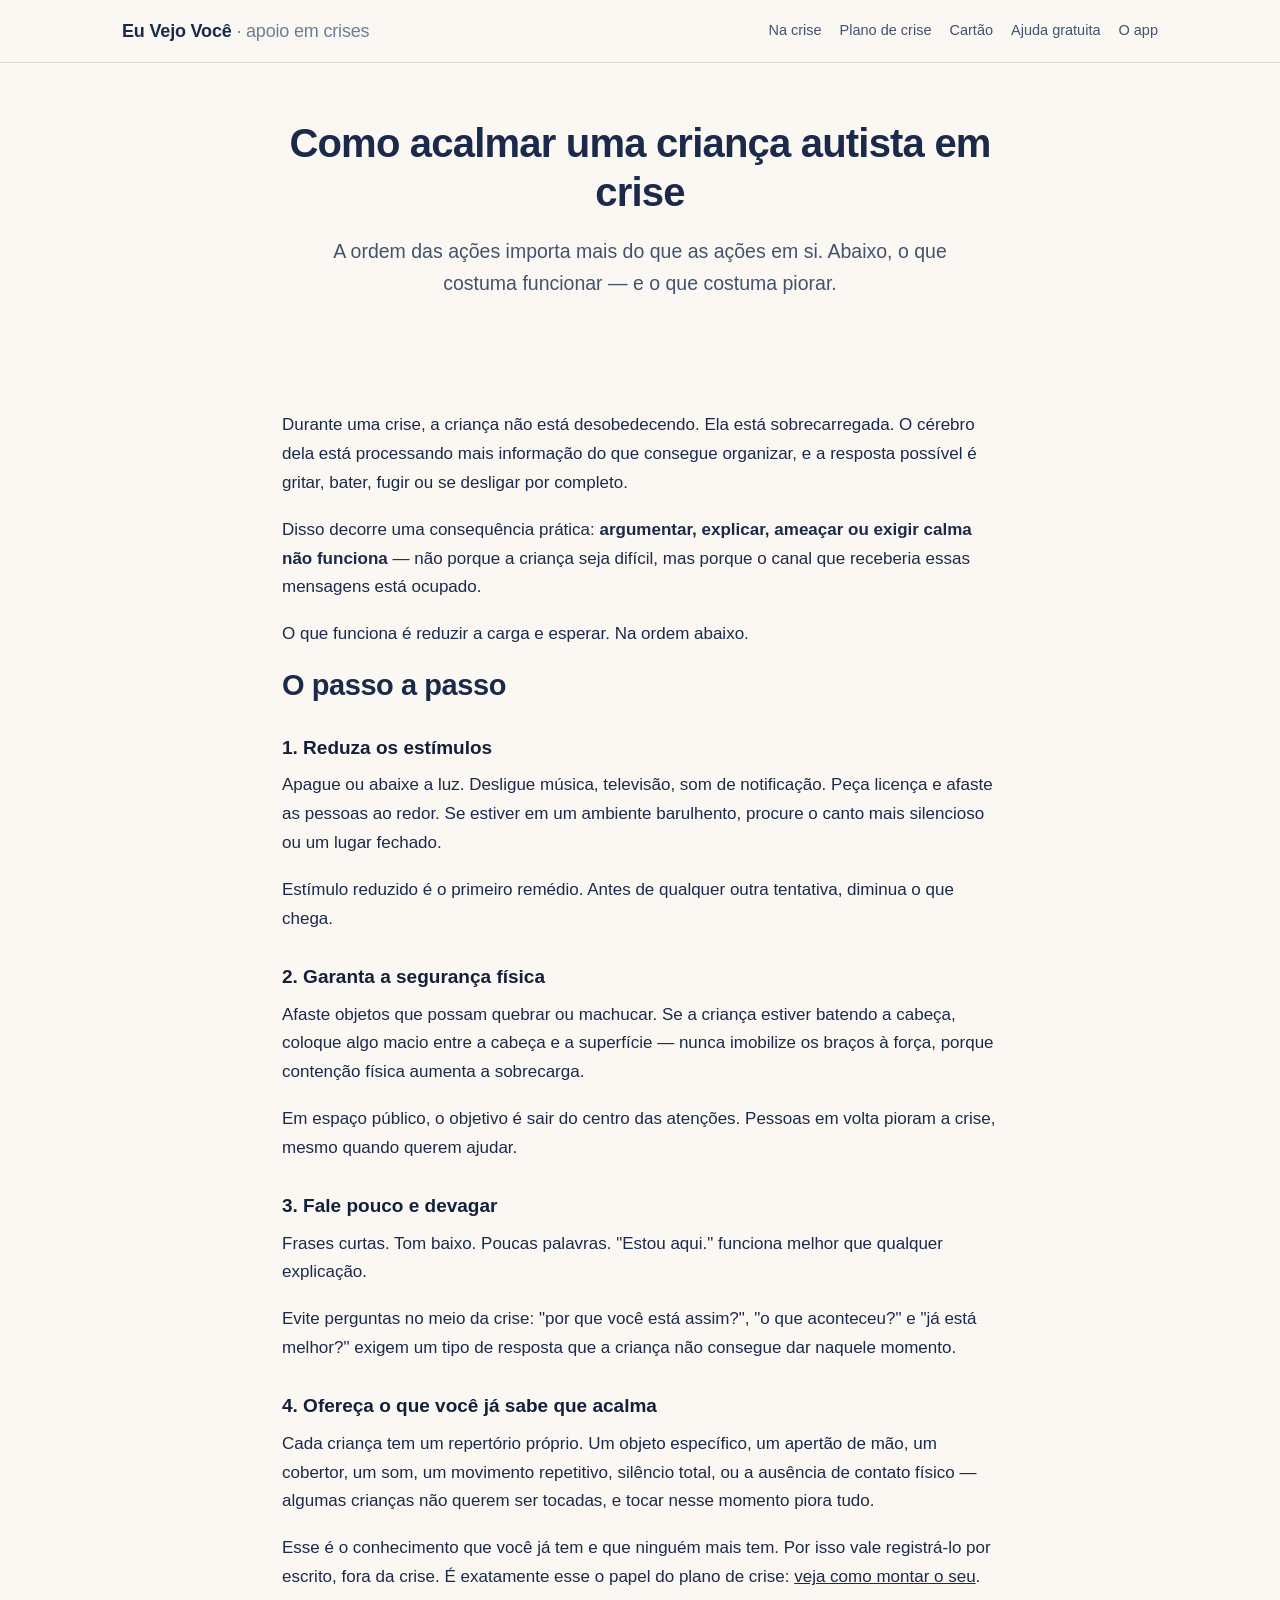
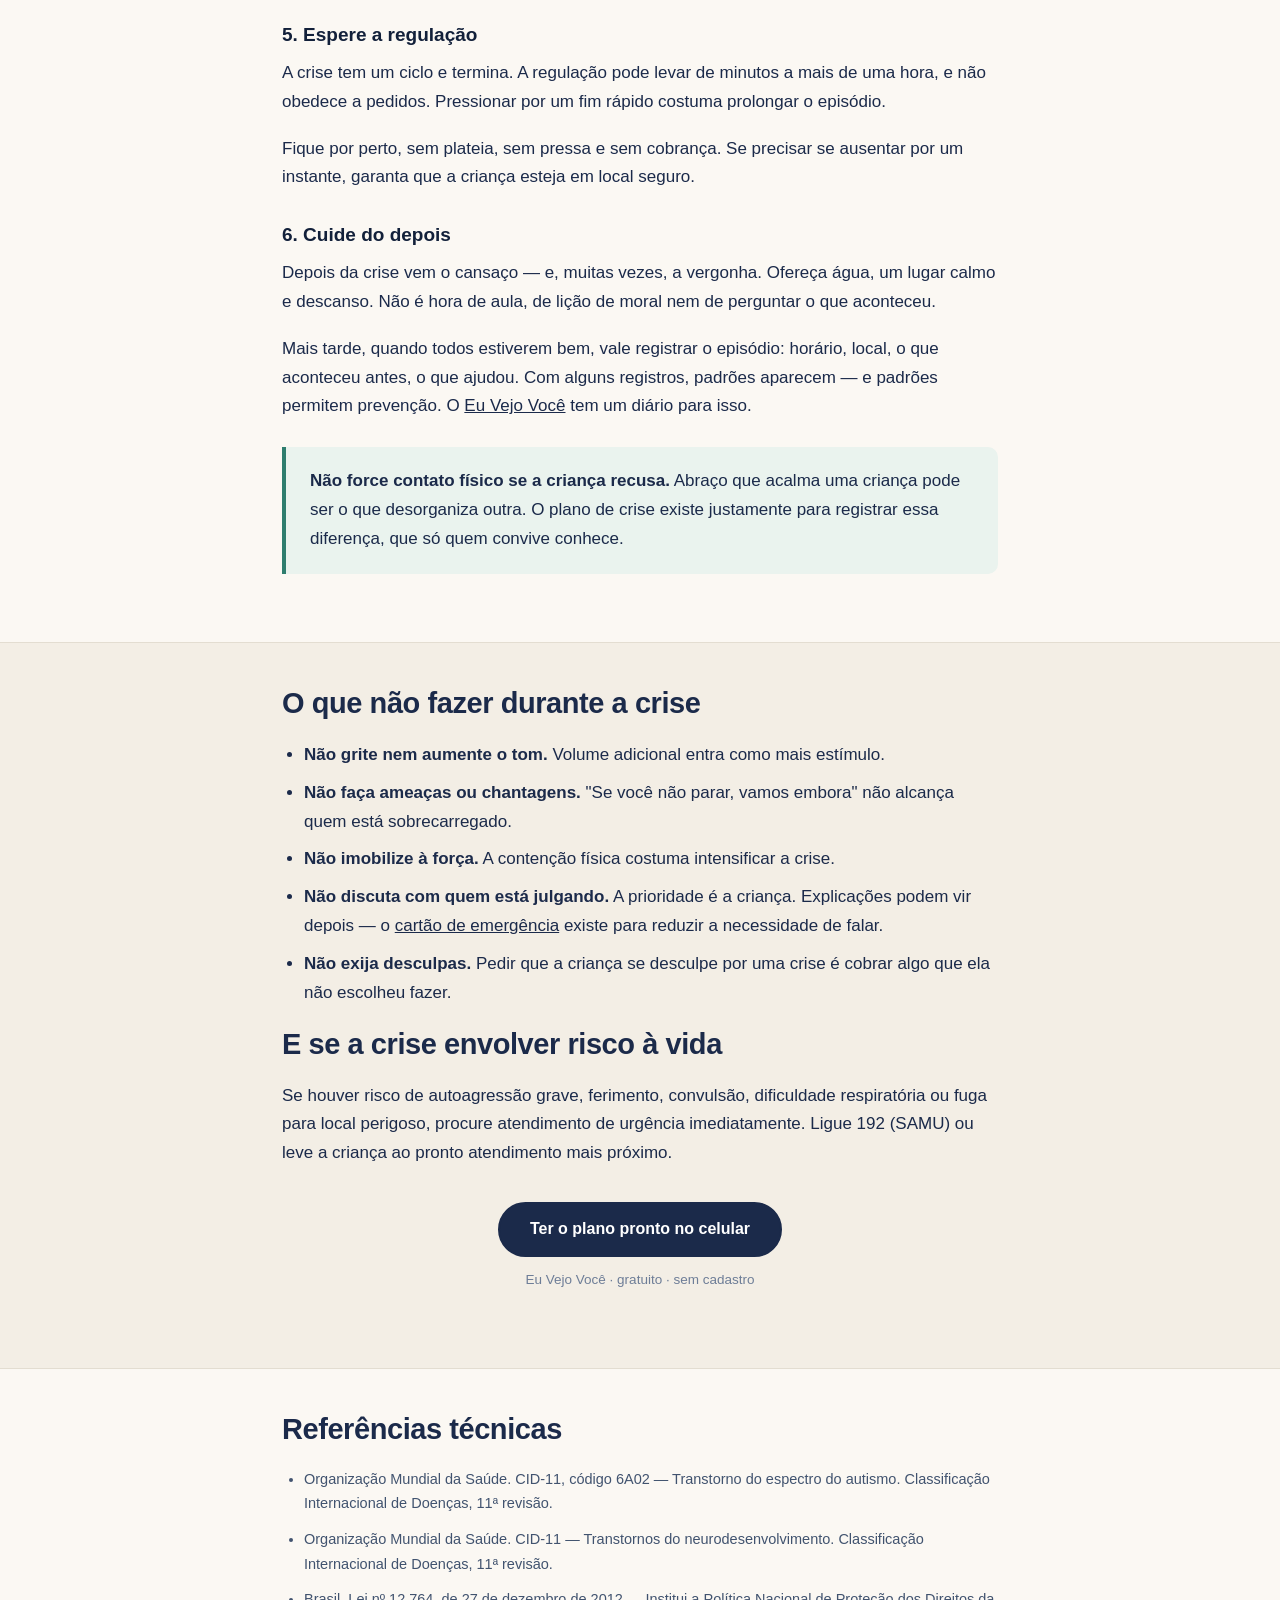
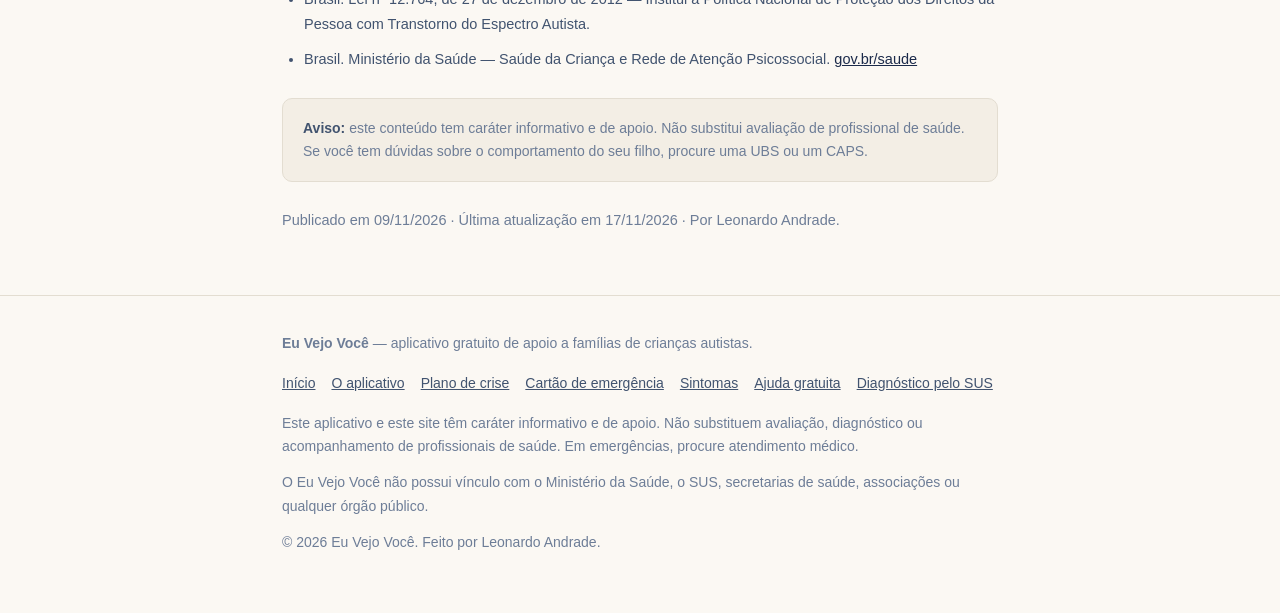
<file: como-acalmar-crianca-autista-em-crise.html>
<!DOCTYPE html>
<html lang="pt-BR">
<head>
<meta charset="utf-8">
<meta name="viewport" content="width=device-width, initial-scale=1">
<title>Como acalmar uma criança autista em crise: o que fazer, passo a passo</title>
<meta name="description" content="O que fazer durante uma crise autista, na ordem certa: reduzir estímulos, garantir segurança, dar tempo de regulação. Guia prático para mães e cuidadores.">
<meta name="robots" content="index, follow">
<link rel="canonical" href="https://leoandradefr.github.io/eu-vejo-voce/como-acalmar-crianca-autista-em-crise.html">
<meta property="og:type" content="article">
<meta property="og:title" content="Como acalmar uma criança autista em crise: o que fazer, passo a passo">
<meta property="og:description" content="Reduzir estímulos, garantir segurança, esperar a regulação. Um guia prático para o momento da crise.">
<meta property="og:url" content="https://leoandradefr.github.io/eu-vejo-voce/como-acalmar-crianca-autista-em-crise.html">
<meta property="og:locale" content="pt_BR">
<link rel="stylesheet" href="style.css">
<script type="application/ld+json">
{
  "@context": "https://schema.org",
  "@type": "HowTo",
  "name": "Como acalmar uma criança autista em crise",
  "description": "Passo a passo para atravessar uma crise autista com segurança, reduzindo estímulos e respeitando o tempo de regulação da criança.",
  "inLanguage": "pt-BR",
  "totalTime": "PT20M",
  "step": [
    { "@type": "HowToStep", "name": "Reduza os estímulos", "text": "Apague ou abaixe luzes, desligue som ou música, afaste pessoas e retire a criança do ambiente mais barulhento." },
    { "@type": "HowToStep", "name": "Garanta a segurança física", "text": "Afaste objetos que possam machucar. Não imobilize a criança. Se estiver na rua, procure um lugar mais reservado." },
    { "@type": "HowToStep", "name": "Fale pouco e devagar", "text": "Use frases curtas, tom baixo e poucas palavras. Não peça explicações nem discuta durante a crise." },
    { "@type": "HowToStep", "name": "Ofereça o que você sabe que acalma", "text": "Aplique o que está registrado no plano de crise: objeto de regulação, toque que ela aceita, silêncio, movimento repetitivo." },
    { "@type": "HowToStep", "name": "Espere a regulação", "text": "Não espere que a criança volte ao normal imediatamente. Dê tempo, sem pressa e sem plateia." },
    { "@type": "HowToStep", "name": "Cuide do depois", "text": "Após a crise, ofereça água, descanso e um ambiente calmo. Registre o episódio para identificar padrões." }
  ],
  "author": { "@type": "Person", "name": "Leonardo Brazão de Andrade" }
}
</script>
</head>
<body>
<a class="skip-link" href="#conteudo">Ir para o conteúdo</a>

<header class="site">
  <div class="wrap-wide">
    <a class="brand" href="index.html">Eu Vejo Você <span>· apoio em crises</span></a>
    <nav class="site">
      <a href="como-acalmar-crianca-autista-em-crise.html">Na crise</a>
      <a href="plano-de-crise-autismo.html">Plano de crise</a>
      <a href="cartao-de-emergencia-autismo.html">Cartão</a>
      <a href="onde-buscar-ajuda-gratuita-autismo.html">Ajuda gratuita</a>
      <a href="app.html">O app</a>
    </nav>
  </div>
</header>

<main id="conteudo">

  <div class="wrap">
    <div class="hero">
      <h1>Como acalmar uma criança autista em crise</h1>
      <p class="lead">A ordem das ações importa mais do que as ações em si. Abaixo, o que costuma funcionar — e o que costuma piorar.</p>
    </div>
  </div>

  <section>
    <div class="wrap">
      <p>Durante uma crise, a criança não está desobedecendo. Ela está sobrecarregada. O cérebro dela está processando mais informação do que consegue organizar, e a resposta possível é gritar, bater, fugir ou se desligar por completo.</p>
      <p>Disso decorre uma consequência prática: <strong>argumentar, explicar, ameaçar ou exigir calma não funciona</strong> — não porque a criança seja difícil, mas porque o canal que receberia essas mensagens está ocupado.</p>
      <p>O que funciona é reduzir a carga e esperar. Na ordem abaixo.</p>

      <h2>O passo a passo</h2>

      <h3>1. Reduza os estímulos</h3>
      <p>Apague ou abaixe a luz. Desligue música, televisão, som de notificação. Peça licença e afaste as pessoas ao redor. Se estiver em um ambiente barulhento, procure o canto mais silencioso ou um lugar fechado.</p>
      <p>Estímulo reduzido é o primeiro remédio. Antes de qualquer outra tentativa, diminua o que chega.</p>

      <h3>2. Garanta a segurança física</h3>
      <p>Afaste objetos que possam quebrar ou machucar. Se a criança estiver batendo a cabeça, coloque algo macio entre a cabeça e a superfície — nunca imobilize os braços à força, porque contenção física aumenta a sobrecarga.</p>
      <p>Em espaço público, o objetivo é sair do centro das atenções. Pessoas em volta pioram a crise, mesmo quando querem ajudar.</p>

      <h3>3. Fale pouco e devagar</h3>
      <p>Frases curtas. Tom baixo. Poucas palavras. "Estou aqui." funciona melhor que qualquer explicação.</p>
      <p>Evite perguntas no meio da crise: "por que você está assim?", "o que aconteceu?" e "já está melhor?" exigem um tipo de resposta que a criança não consegue dar naquele momento.</p>

      <h3>4. Ofereça o que você já sabe que acalma</h3>
      <p>Cada criança tem um repertório próprio. Um objeto específico, um apertão de mão, um cobertor, um som, um movimento repetitivo, silêncio total, ou a ausência de contato físico — algumas crianças não querem ser tocadas, e tocar nesse momento piora tudo.</p>
      <p>Esse é o conhecimento que você já tem e que ninguém mais tem. Por isso vale registrá-lo por escrito, fora da crise. É exatamente esse o papel do plano de crise: <a href="plano-de-crise-autismo.html">veja como montar o seu</a>.</p>

      <h3>5. Espere a regulação</h3>
      <p>A crise tem um ciclo e termina. A regulação pode levar de minutos a mais de uma hora, e não obedece a pedidos. Pressionar por um fim rápido costuma prolongar o episódio.</p>
      <p>Fique por perto, sem plateia, sem pressa e sem cobrança. Se precisar se ausentar por um instante, garanta que a criança esteja em local seguro.</p>

      <h3>6. Cuide do depois</h3>
      <p>Depois da crise vem o cansaço — e, muitas vezes, a vergonha. Ofereça água, um lugar calmo e descanso. Não é hora de aula, de lição de moral nem de perguntar o que aconteceu.</p>
      <p>Mais tarde, quando todos estiverem bem, vale registrar o episódio: horário, local, o que aconteceu antes, o que ajudou. Com alguns registros, padrões aparecem — e padrões permitem prevenção. O <a href="app.html">Eu Vejo Você</a> tem um diário para isso.</p>

      <div class="callout callout-calm">
        <p><strong>Não force contato físico se a criança recusa.</strong> Abraço que acalma uma criança pode ser o que desorganiza outra. O plano de crise existe justamente para registrar essa diferença, que só quem convive conhece.</p>
      </div>
    </div>
  </section>

  <section class="alt">
    <div class="wrap">
      <h2>O que não fazer durante a crise</h2>
      <ul>
        <li><strong>Não grite nem aumente o tom.</strong> Volume adicional entra como mais estímulo.</li>
        <li><strong>Não faça ameaças ou chantagens.</strong> "Se você não parar, vamos embora" não alcança quem está sobrecarregado.</li>
        <li><strong>Não imobilize à força.</strong> A contenção física costuma intensificar a crise.</li>
        <li><strong>Não discuta com quem está julgando.</strong> A prioridade é a criança. Explicações podem vir depois — o <a href="cartao-de-emergencia-autismo.html">cartão de emergência</a> existe para reduzir a necessidade de falar.</li>
        <li><strong>Não exija desculpas.</strong> Pedir que a criança se desculpe por uma crise é cobrar algo que ela não escolheu fazer.</li>
      </ul>

      <h2>E se a crise envolver risco à vida</h2>
      <p>Se houver risco de autoagressão grave, ferimento, convulsão, dificuldade respiratória ou fuga para local perigoso, procure atendimento de urgência imediatamente. Ligue 192 (SAMU) ou leve a criança ao pronto atendimento mais próximo.</p>

      <div class="btn-row">
        <a class="btn" href="https://play.google.com/store/apps/details?id=br.com.leonardo_andrade.eu_vejo_voce">Ter o plano pronto no celular</a>
        <span class="btn-note">Eu Vejo Você · gratuito · sem cadastro</span>
      </div>
    </div>
  </section>

  <section>
    <div class="wrap">
      <h2>Referências técnicas</h2>
      <ul class="refs">
        <li>Organização Mundial da Saúde. CID-11, código 6A02 — Transtorno do espectro do autismo. Classificação Internacional de Doenças, 11ª revisão.</li>
        <li>Organização Mundial da Saúde. CID-11 — Transtornos do neurodesenvolvimento. Classificação Internacional de Doenças, 11ª revisão.</li>
        <li>Brasil. Lei nº 12.764, de 27 de dezembro de 2012 — Institui a Política Nacional de Proteção dos Direitos da Pessoa com Transtorno do Espectro Autista.</li>
        <li>Brasil. Ministério da Saúde — Saúde da Criança e Rede de Atenção Psicossocial. <a href="https://www.gov.br/saude" rel="nofollow noopener" target="_blank">gov.br/saude</a></li>
      </ul>
      <div class="notice">
        <strong>Aviso:</strong> este conteúdo tem caráter informativo e de apoio. Não substitui avaliação de profissional de saúde. Se você tem dúvidas sobre o comportamento do seu filho, procure uma UBS ou um CAPS.
      </div>
      <p class="small">Publicado em 09/11/2026 · Última atualização em 17/11/2026 · Por Leonardo Andrade.</p>
    </div>
  </section>

</main>

<footer class="site">
  <div class="wrap">
    <p><strong>Eu Vejo Você</strong> — aplicativo gratuito de apoio a famílias de crianças autistas.</p>
    <div class="foot-links">
      <a href="index.html">Início</a>
      <a href="app.html">O aplicativo</a>
      <a href="plano-de-crise-autismo.html">Plano de crise</a>
      <a href="cartao-de-emergencia-autismo.html">Cartão de emergência</a>
      <a href="crise-autista-sintomas.html">Sintomas</a>
      <a href="onde-buscar-ajuda-gratuita-autismo.html">Ajuda gratuita</a>
      <a href="diagnostico-de-autismo-pelo-sus.html">Diagnóstico pelo SUS</a>
    </div>
    <p>Este aplicativo e este site têm caráter informativo e de apoio. Não substituem avaliação, diagnóstico ou acompanhamento de profissionais de saúde. Em emergências, procure atendimento médico.</p>
    <p>O Eu Vejo Você não possui vínculo com o Ministério da Saúde, o SUS, secretarias de saúde, associações ou qualquer órgão público.</p>
    <p>© 2026 Eu Vejo Você. Feito por Leonardo Andrade.</p>
  </div>
</footer>
</body>
</html>
</file>
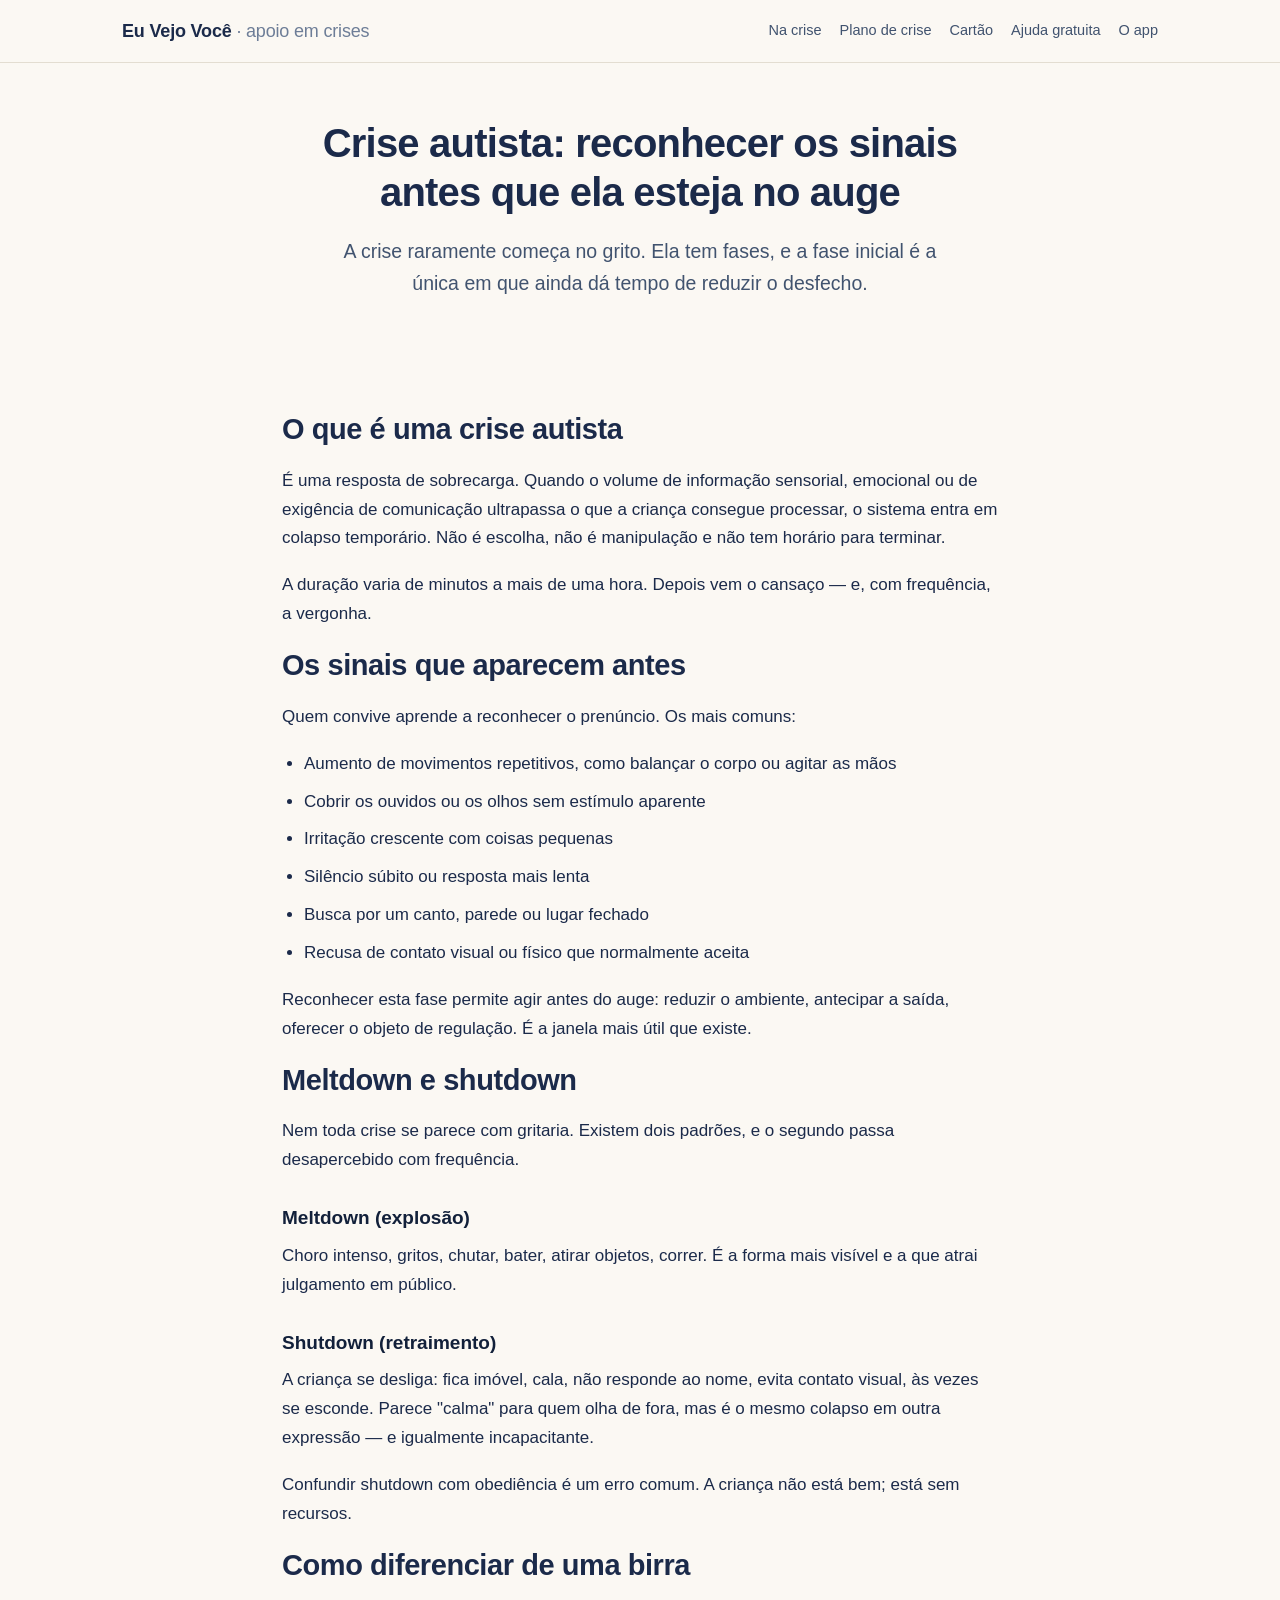
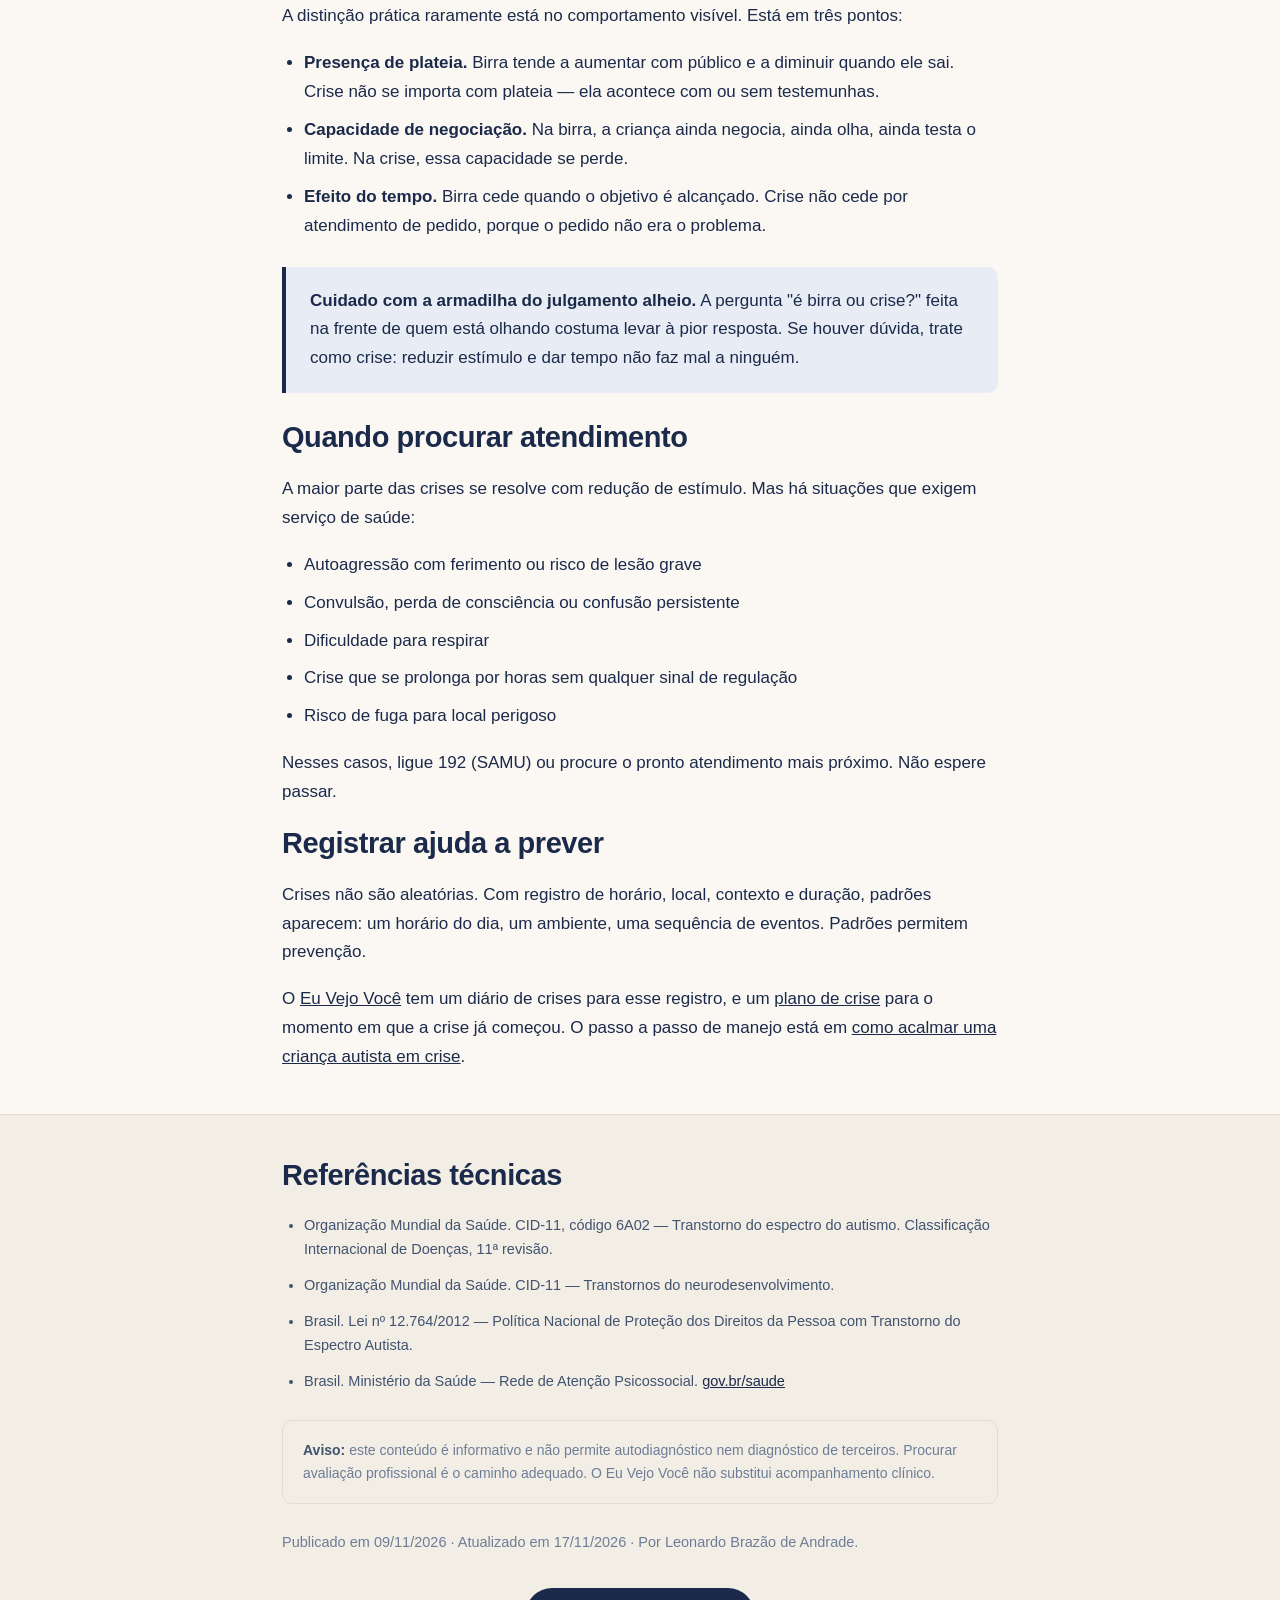
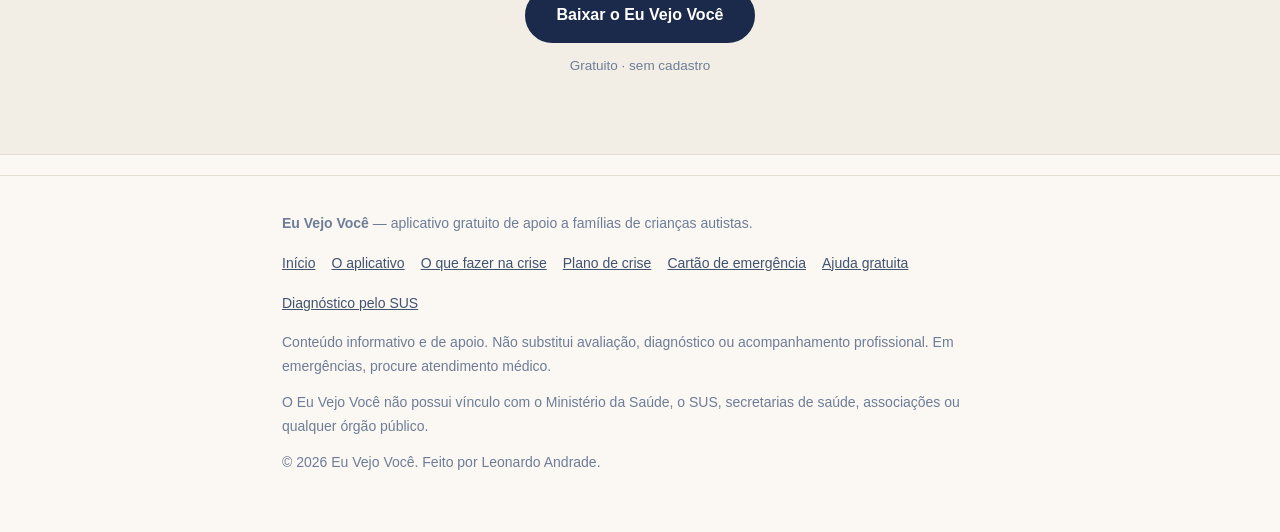
<file: crise-autista-sintomas.html>
<!DOCTYPE html>
<html lang="pt-BR">
<head>
<meta charset="utf-8">
<meta name="viewport" content="width=device-width, initial-scale=1">
<title>Crise autista: sintomas e como diferenciar de birra</title>
<meta name="description" content="Sinais de crise autista (meltdown e shutdown), o que os diferencia de uma birra comum e quando a crise exige atendimento de urgência.">
<meta name="robots" content="index, follow">
<link rel="canonical" href="https://leoandradefr.github.io/eu-vejo-voce/crise-autista-sintomas.html">
<meta property="og:type" content="article">
<meta property="og:title" content="Crise autista: sintomas e como diferenciar de birra">
<meta property="og:description" content="Meltdown, shutdown e birra: como reconhecer cada um e quando procurar atendimento.">
<meta property="og:url" content="https://leoandradefr.github.io/eu-vejo-voce/crise-autista-sintomas.html">
<meta property="og:locale" content="pt_BR">
<link rel="stylesheet" href="style.css">
<script type="application/ld+json">
{
  "@context": "https://schema.org",
  "@type": "Article",
  "headline": "Crise autista: sintomas e como diferenciar de birra",
  "description": "Sinais de crise autista, diferença entre meltdown, shutdown e birra, e quando a crise exige atendimento de urgência.",
  "inLanguage": "pt-BR",
  "author": { "@type": "Person", "name": "Leonardo Brazão de Andrade" },
  "publisher": { "@type": "Organization", "name": "Eu Vejo Você" },
  "datePublished": "2026-11-09",
  "dateModified": "2026-11-17",
  "mainEntityOfPage": "https://leoandradefr.github.io/eu-vejo-voce/crise-autista-sintomas.html"
}
</script>
</head>
<body>
<a class="skip-link" href="#conteudo">Ir para o conteúdo</a>

<header class="site">
  <div class="wrap-wide">
    <a class="brand" href="index.html">Eu Vejo Você <span>· apoio em crises</span></a>
    <nav class="site">
      <a href="como-acalmar-crianca-autista-em-crise.html">Na crise</a>
      <a href="plano-de-crise-autismo.html">Plano de crise</a>
      <a href="cartao-de-emergencia-autismo.html">Cartão</a>
      <a href="onde-buscar-ajuda-gratuita-autismo.html">Ajuda gratuita</a>
      <a href="app.html">O app</a>
    </nav>
  </div>
</header>

<main id="conteudo">

  <div class="wrap">
    <div class="hero">
      <h1>Crise autista: reconhecer os sinais antes que ela esteja no auge</h1>
      <p class="lead">A crise raramente começa no grito. Ela tem fases, e a fase inicial é a única em que ainda dá tempo de reduzir o desfecho.</p>
    </div>
  </div>

  <section>
    <div class="wrap">
      <h2>O que é uma crise autista</h2>
      <p>É uma resposta de sobrecarga. Quando o volume de informação sensorial, emocional ou de exigência de comunicação ultrapassa o que a criança consegue processar, o sistema entra em colapso temporário. Não é escolha, não é manipulação e não tem horário para terminar.</p>
      <p>A duração varia de minutos a mais de uma hora. Depois vem o cansaço — e, com frequência, a vergonha.</p>

      <h2>Os sinais que aparecem antes</h2>
      <p>Quem convive aprende a reconhecer o prenúncio. Os mais comuns:</p>
      <ul>
        <li>Aumento de movimentos repetitivos, como balançar o corpo ou agitar as mãos</li>
        <li>Cobrir os ouvidos ou os olhos sem estímulo aparente</li>
        <li>Irritação crescente com coisas pequenas</li>
        <li>Silêncio súbito ou resposta mais lenta</li>
        <li>Busca por um canto, parede ou lugar fechado</li>
        <li>Recusa de contato visual ou físico que normalmente aceita</li>
      </ul>
      <p>Reconhecer esta fase permite agir antes do auge: reduzir o ambiente, antecipar a saída, oferecer o objeto de regulação. É a janela mais útil que existe.</p>

      <h2>Meltdown e shutdown</h2>
      <p>Nem toda crise se parece com gritaria. Existem dois padrões, e o segundo passa desapercebido com frequência.</p>

      <h3>Meltdown (explosão)</h3>
      <p>Choro intenso, gritos, chutar, bater, atirar objetos, correr. É a forma mais visível e a que atrai julgamento em público.</p>

      <h3>Shutdown (retraimento)</h3>
      <p>A criança se desliga: fica imóvel, cala, não responde ao nome, evita contato visual, às vezes se esconde. Parece "calma" para quem olha de fora, mas é o mesmo colapso em outra expressão — e igualmente incapacitante.</p>
      <p>Confundir shutdown com obediência é um erro comum. A criança não está bem; está sem recursos.</p>

      <h2>Como diferenciar de uma birra</h2>
      <p>A distinção prática raramente está no comportamento visível. Está em três pontos:</p>
      <ul>
        <li><strong>Presença de plateia.</strong> Birra tende a aumentar com público e a diminuir quando ele sai. Crise não se importa com plateia — ela acontece com ou sem testemunhas.</li>
        <li><strong>Capacidade de negociação.</strong> Na birra, a criança ainda negocia, ainda olha, ainda testa o limite. Na crise, essa capacidade se perde.</li>
        <li><strong>Efeito do tempo.</strong> Birra cede quando o objetivo é alcançado. Crise não cede por atendimento de pedido, porque o pedido não era o problema.</li>
      </ul>
      <div class="callout">
        <p><strong>Cuidado com a armadilha do julgamento alheio.</strong> A pergunta "é birra ou crise?" feita na frente de quem está olhando costuma levar à pior resposta. Se houver dúvida, trate como crise: reduzir estímulo e dar tempo não faz mal a ninguém.</p>
      </div>

      <h2>Quando procurar atendimento</h2>
      <p>A maior parte das crises se resolve com redução de estímulo. Mas há situações que exigem serviço de saúde:</p>
      <ul>
        <li>Autoagressão com ferimento ou risco de lesão grave</li>
        <li>Convulsão, perda de consciência ou confusão persistente</li>
        <li>Dificuldade para respirar</li>
        <li>Crise que se prolonga por horas sem qualquer sinal de regulação</li>
        <li>Risco de fuga para local perigoso</li>
      </ul>
      <p>Nesses casos, ligue 192 (SAMU) ou procure o pronto atendimento mais próximo. Não espere passar.</p>

      <h2>Registrar ajuda a prever</h2>
      <p>Crises não são aleatórias. Com registro de horário, local, contexto e duração, padrões aparecem: um horário do dia, um ambiente, uma sequência de eventos. Padrões permitem prevenção.</p>
      <p>O <a href="app.html">Eu Vejo Você</a> tem um diário de crises para esse registro, e um <a href="plano-de-crise-autismo.html">plano de crise</a> para o momento em que a crise já começou. O passo a passo de manejo está em <a href="como-acalmar-crianca-autista-em-crise.html">como acalmar uma criança autista em crise</a>.</p>
    </div>
  </section>

  <section class="alt">
    <div class="wrap">
      <h2>Referências técnicas</h2>
      <ul class="refs">
        <li>Organização Mundial da Saúde. CID-11, código 6A02 — Transtorno do espectro do autismo. Classificação Internacional de Doenças, 11ª revisão.</li>
        <li>Organização Mundial da Saúde. CID-11 — Transtornos do neurodesenvolvimento.</li>
        <li>Brasil. Lei nº 12.764/2012 — Política Nacional de Proteção dos Direitos da Pessoa com Transtorno do Espectro Autista.</li>
        <li>Brasil. Ministério da Saúde — Rede de Atenção Psicossocial. <a href="https://www.gov.br/saude" rel="nofollow noopener" target="_blank">gov.br/saude</a></li>
      </ul>
      <div class="notice">
        <strong>Aviso:</strong> este conteúdo é informativo e não permite autodiagnóstico nem diagnóstico de terceiros. Procurar avaliação profissional é o caminho adequado. O Eu Vejo Você não substitui acompanhamento clínico.
      </div>
      <p class="small">Publicado em 09/11/2026 · Atualizado em 17/11/2026 · Por Leonardo Brazão de Andrade.</p>
      <div class="btn-row">
        <a class="btn" href="https://play.google.com/store/apps/details?id=br.com.leonardo_andrade.eu_vejo_voce">Baixar o Eu Vejo Você</a>
        <span class="btn-note">Gratuito · sem cadastro</span>
      </div>
    </div>
  </section>

</main>

<footer class="site">
  <div class="wrap">
    <p><strong>Eu Vejo Você</strong> — aplicativo gratuito de apoio a famílias de crianças autistas.</p>
    <div class="foot-links">
      <a href="index.html">Início</a>
      <a href="app.html">O aplicativo</a>
      <a href="como-acalmar-crianca-autista-em-crise.html">O que fazer na crise</a>
      <a href="plano-de-crise-autismo.html">Plano de crise</a>
      <a href="cartao-de-emergencia-autismo.html">Cartão de emergência</a>
      <a href="onde-buscar-ajuda-gratuita-autismo.html">Ajuda gratuita</a>
      <a href="diagnostico-de-autismo-pelo-sus.html">Diagnóstico pelo SUS</a>
    </div>
    <p>Conteúdo informativo e de apoio. Não substitui avaliação, diagnóstico ou acompanhamento profissional. Em emergências, procure atendimento médico.</p>
    <p>O Eu Vejo Você não possui vínculo com o Ministério da Saúde, o SUS, secretarias de saúde, associações ou qualquer órgão público.</p>
    <p>© 2026 Eu Vejo Você. Feito por Leonardo Andrade.</p>
  </div>
</footer>
</body>
</html>
</file>
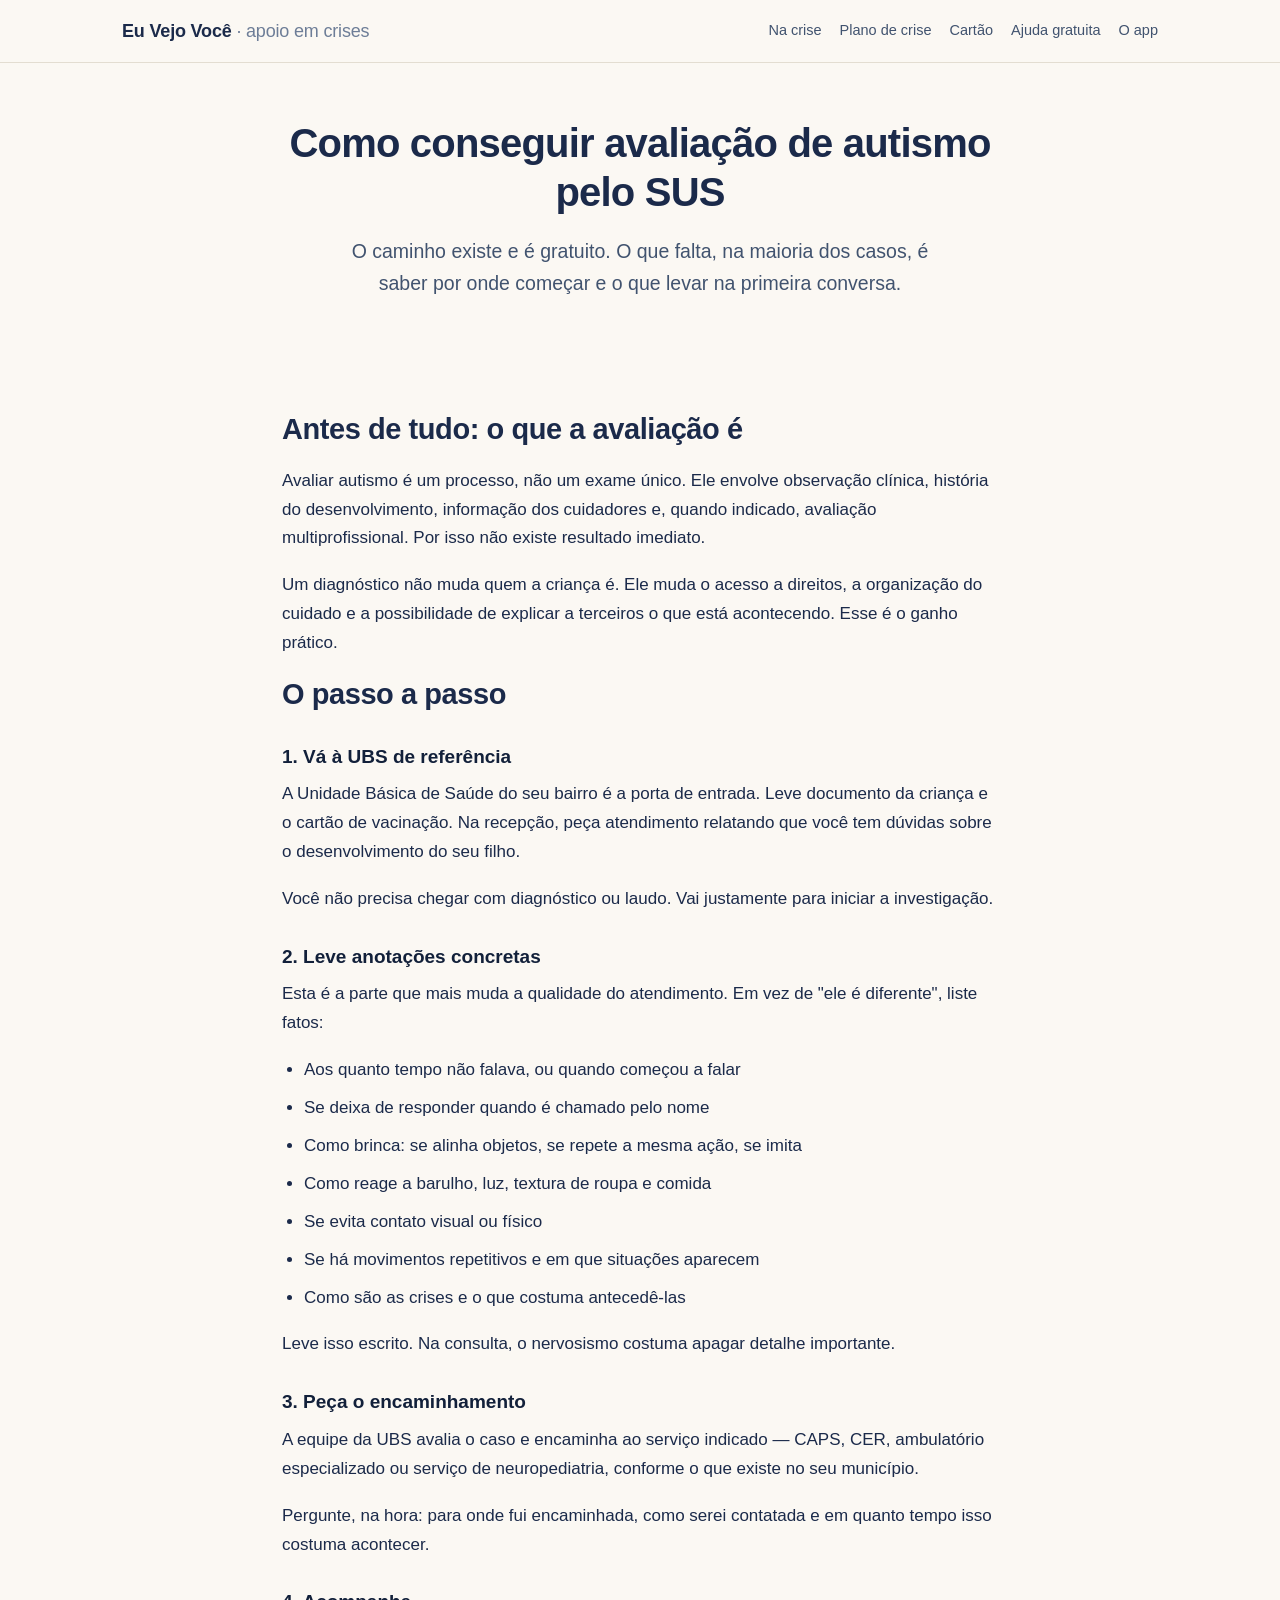
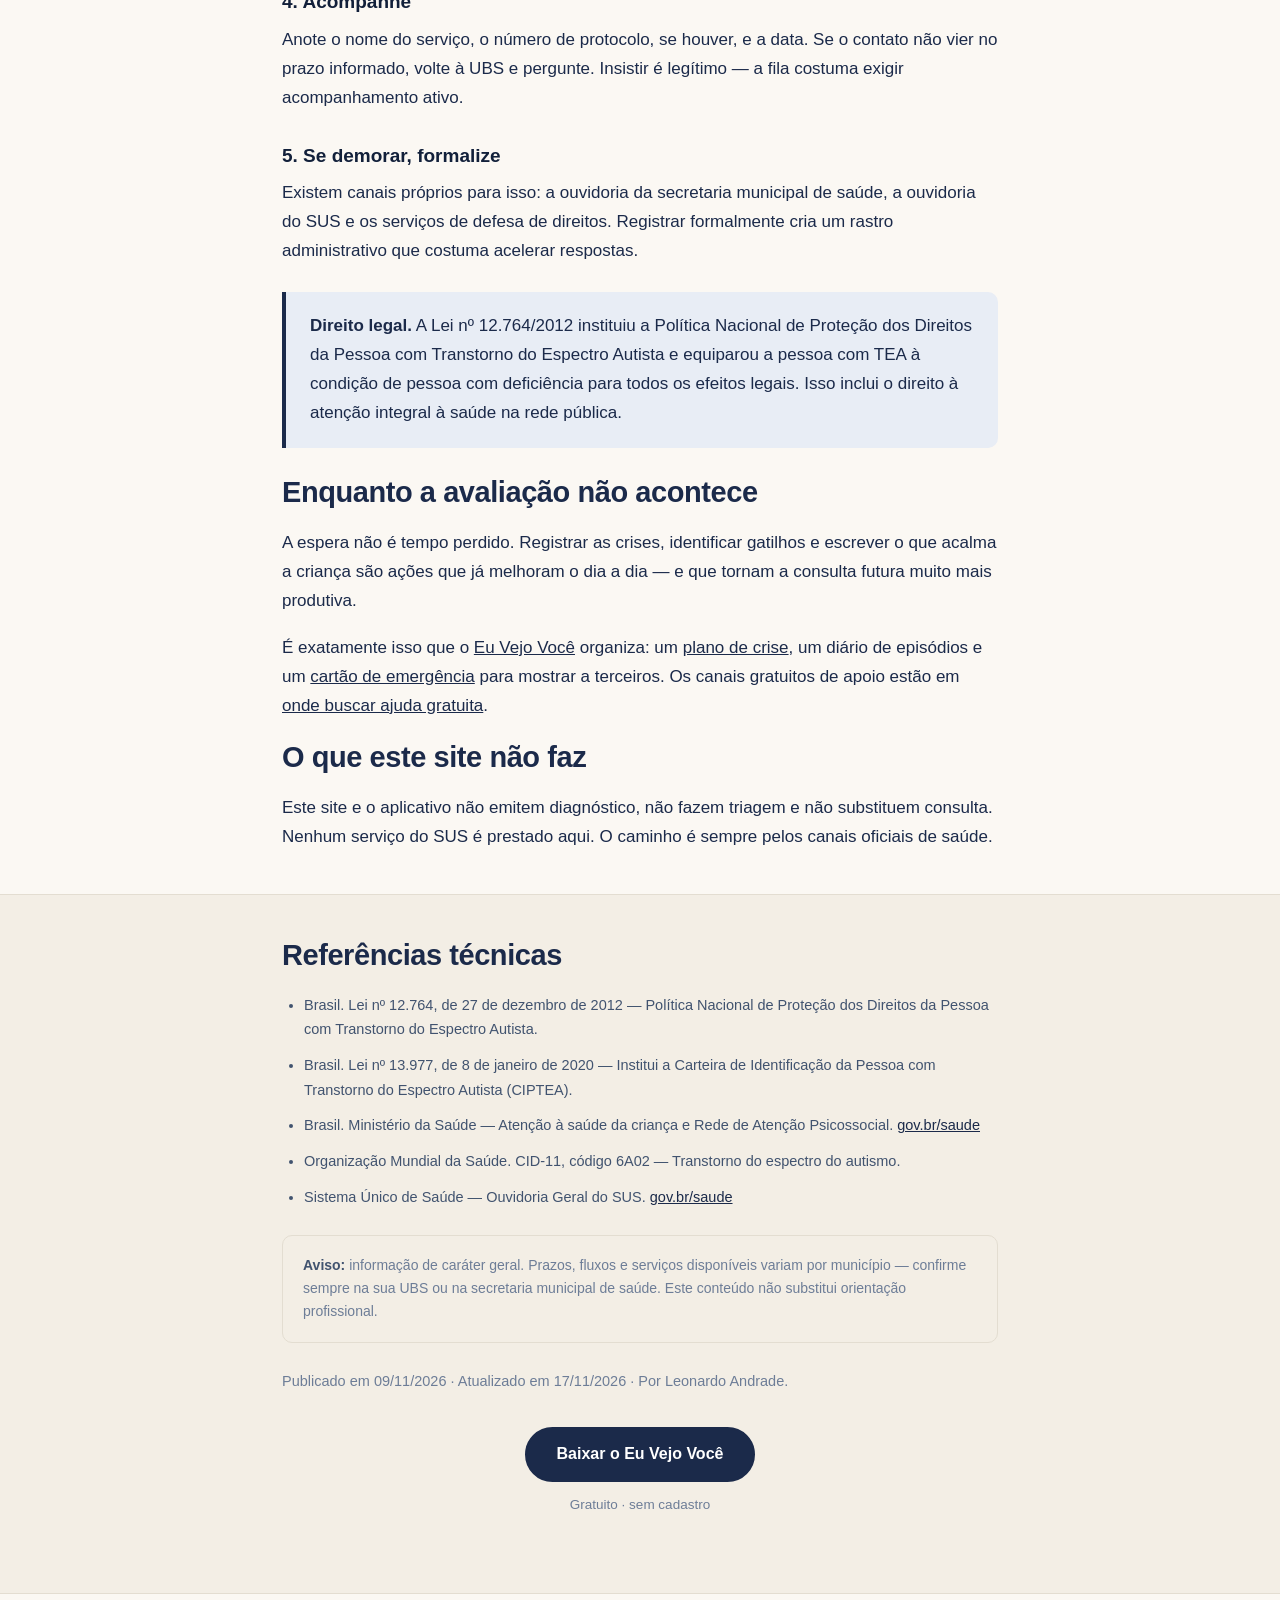
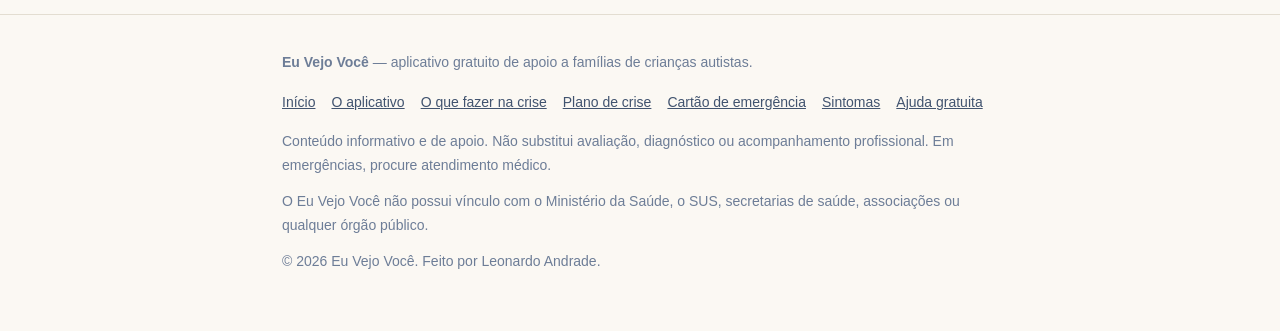
<file: diagnostico-de-autismo-pelo-sus.html>
<!DOCTYPE html>
<html lang="pt-BR">
<head>
<meta charset="utf-8">
<meta name="viewport" content="width=device-width, initial-scale=1">
<title>Como conseguir avaliação de autismo pelo SUS: passo a passo</title>
<meta name="description" content="O caminho prático para avaliação de autismo na rede pública: onde começar, o que levar, como funciona o encaminhamento e o que fazer se demorar.">
<meta name="robots" content="index, follow">
<link rel="canonical" href="https://leoandradefr.github.io/eu-vejo-voce/diagnostico-de-autismo-pelo-sus.html">
<meta property="og:type" content="article">
<meta property="og:title" content="Como conseguir avaliação de autismo pelo SUS: passo a passo">
<meta property="og:description" content="Onde começar, o que levar e como funciona o encaminhamento na rede pública de saúde.">
<meta property="og:url" content="https://leoandradefr.github.io/eu-vejo-voce/diagnostico-de-autismo-pelo-sus.html">
<meta property="og:locale" content="pt_BR">
<link rel="stylesheet" href="style.css">
<script type="application/ld+json">
{
  "@context": "https://schema.org",
  "@type": "HowTo",
  "name": "Como conseguir avaliação de autismo pelo SUS",
  "description": "Caminho prático para iniciar a avaliação de transtorno do espectro autista na rede pública de saúde brasileira.",
  "inLanguage": "pt-BR",
  "step": [
    { "@type": "HowToStep", "name": "Procure a UBS de referência", "text": "Vá à Unidade Básica de Saúde do seu bairro com documento da criança e cartão de vacinação. Relate as observações sobre o desenvolvimento e o comportamento." },
    { "@type": "HowToStep", "name": "Registre o que você observa", "text": "Leve por escrito exemplos concretos: o que a criança faz, desde quando, em quais situações. Observação descrita vale mais que rótulo." },
    { "@type": "HowToStep", "name": "Peça o encaminhamento", "text": "A equipe da UBS avalia e encaminha para o serviço especializado indicado para o caso, como CAPS, CER ou ambulatório." },
    { "@type": "HowToStep", "name": "Acompanhe o agendamento", "text": "Pergunte como e quando o contato será feito. Guarde o número de protocolo, se houver." },
    { "@type": "HowToStep", "name": "Se demorar, formalize", "text": "Procure a ouvidoria da secretaria municipal de saúde ou registre reclamação nos canais de acesso à informação e de defesa de direitos." }
  ],
  "author": { "@type": "Person", "name": "Leonardo Andrade" }
}
</script>
</head>
<body>
<a class="skip-link" href="#conteudo">Ir para o conteúdo</a>

<header class="site">
  <div class="wrap-wide">
    <a class="brand" href="index.html">Eu Vejo Você <span>· apoio em crises</span></a>
    <nav class="site">
      <a href="como-acalmar-crianca-autista-em-crise.html">Na crise</a>
      <a href="plano-de-crise-autismo.html">Plano de crise</a>
      <a href="cartao-de-emergencia-autismo.html">Cartão</a>
      <a href="onde-buscar-ajuda-gratuita-autismo.html">Ajuda gratuita</a>
      <a href="app.html">O app</a>
    </nav>
  </div>
</header>

<main id="conteudo">

  <div class="wrap">
    <div class="hero">
      <h1>Como conseguir avaliação de autismo pelo SUS</h1>
      <p class="lead">O caminho existe e é gratuito. O que falta, na maioria dos casos, é saber por onde começar e o que levar na primeira conversa.</p>
    </div>
  </div>

  <section>
    <div class="wrap">
      <h2>Antes de tudo: o que a avaliação é</h2>
      <p>Avaliar autismo é um processo, não um exame único. Ele envolve observação clínica, história do desenvolvimento, informação dos cuidadores e, quando indicado, avaliação multiprofissional. Por isso não existe resultado imediato.</p>
      <p>Um diagnóstico não muda quem a criança é. Ele muda o acesso a direitos, a organização do cuidado e a possibilidade de explicar a terceiros o que está acontecendo. Esse é o ganho prático.</p>

      <h2>O passo a passo</h2>

      <h3>1. Vá à UBS de referência</h3>
      <p>A Unidade Básica de Saúde do seu bairro é a porta de entrada. Leve documento da criança e o cartão de vacinação. Na recepção, peça atendimento relatando que você tem dúvidas sobre o desenvolvimento do seu filho.</p>
      <p>Você não precisa chegar com diagnóstico ou laudo. Vai justamente para iniciar a investigação.</p>

      <h3>2. Leve anotações concretas</h3>
      <p>Esta é a parte que mais muda a qualidade do atendimento. Em vez de "ele é diferente", liste fatos:</p>
      <ul>
        <li>Aos quanto tempo não falava, ou quando começou a falar</li>
        <li>Se deixa de responder quando é chamado pelo nome</li>
        <li>Como brinca: se alinha objetos, se repete a mesma ação, se imita</li>
        <li>Como reage a barulho, luz, textura de roupa e comida</li>
        <li>Se evita contato visual ou físico</li>
        <li>Se há movimentos repetitivos e em que situações aparecem</li>
        <li>Como são as crises e o que costuma antecedê-las</li>
      </ul>
      <p>Leve isso escrito. Na consulta, o nervosismo costuma apagar detalhe importante.</p>

      <h3>3. Peça o encaminhamento</h3>
      <p>A equipe da UBS avalia o caso e encaminha ao serviço indicado — CAPS, CER, ambulatório especializado ou serviço de neuropediatria, conforme o que existe no seu município.</p>
      <p>Pergunte, na hora: para onde fui encaminhada, como serei contatada e em quanto tempo isso costuma acontecer.</p>

      <h3>4. Acompanhe</h3>
      <p>Anote o nome do serviço, o número de protocolo, se houver, e a data. Se o contato não vier no prazo informado, volte à UBS e pergunte. Insistir é legítimo — a fila costuma exigir acompanhamento ativo.</p>

      <h3>5. Se demorar, formalize</h3>
      <p>Existem canais próprios para isso: a ouvidoria da secretaria municipal de saúde, a ouvidoria do SUS e os serviços de defesa de direitos. Registrar formalmente cria um rastro administrativo que costuma acelerar respostas.</p>

      <div class="callout">
        <p><strong>Direito legal.</strong> A Lei nº 12.764/2012 instituiu a Política Nacional de Proteção dos Direitos da Pessoa com Transtorno do Espectro Autista e equiparou a pessoa com TEA à condição de pessoa com deficiência para todos os efeitos legais. Isso inclui o direito à atenção integral à saúde na rede pública.</p>
      </div>

      <h2>Enquanto a avaliação não acontece</h2>
      <p>A espera não é tempo perdido. Registrar as crises, identificar gatilhos e escrever o que acalma a criança são ações que já melhoram o dia a dia — e que tornam a consulta futura muito mais produtiva.</p>
      <p>É exatamente isso que o <a href="app.html">Eu Vejo Você</a> organiza: um <a href="plano-de-crise-autismo.html">plano de crise</a>, um diário de episódios e um <a href="cartao-de-emergencia-autismo.html">cartão de emergência</a> para mostrar a terceiros. Os canais gratuitos de apoio estão em <a href="onde-buscar-ajuda-gratuita-autismo.html">onde buscar ajuda gratuita</a>.</p>

      <h2>O que este site não faz</h2>
      <p>Este site e o aplicativo não emitem diagnóstico, não fazem triagem e não substituem consulta. Nenhum serviço do SUS é prestado aqui. O caminho é sempre pelos canais oficiais de saúde.</p>
    </div>
  </section>

  <section class="alt">
    <div class="wrap">
      <h2>Referências técnicas</h2>
      <ul class="refs">
        <li>Brasil. Lei nº 12.764, de 27 de dezembro de 2012 — Política Nacional de Proteção dos Direitos da Pessoa com Transtorno do Espectro Autista.</li>
        <li>Brasil. Lei nº 13.977, de 8 de janeiro de 2020 — Institui a Carteira de Identificação da Pessoa com Transtorno do Espectro Autista (CIPTEA).</li>
        <li>Brasil. Ministério da Saúde — Atenção à saúde da criança e Rede de Atenção Psicossocial. <a href="https://www.gov.br/saude" rel="nofollow noopener" target="_blank">gov.br/saude</a></li>
        <li>Organização Mundial da Saúde. CID-11, código 6A02 — Transtorno do espectro do autismo.</li>
        <li>Sistema Único de Saúde — Ouvidoria Geral do SUS. <a href="https://www.gov.br/saude/pt-br/canais-de-atendimento/ouvidoria" rel="nofollow noopener" target="_blank">gov.br/saude</a></li>
      </ul>
      <div class="notice">
        <strong>Aviso:</strong> informação de caráter geral. Prazos, fluxos e serviços disponíveis variam por município — confirme sempre na sua UBS ou na secretaria municipal de saúde. Este conteúdo não substitui orientação profissional.
      </div>
      <p class="small">Publicado em 09/11/2026 · Atualizado em 17/11/2026 · Por Leonardo Andrade.</p>
      <div class="btn-row">
        <a class="btn" href="https://play.google.com/store/apps/details?id=br.com.leonardo_andrade.eu_vejo_voce">Baixar o Eu Vejo Você</a>
        <span class="btn-note">Gratuito · sem cadastro</span>
      </div>
    </div>
  </section>

</main>

<footer class="site">
  <div class="wrap">
    <p><strong>Eu Vejo Você</strong> — aplicativo gratuito de apoio a famílias de crianças autistas.</p>
    <div class="foot-links">
      <a href="index.html">Início</a>
      <a href="app.html">O aplicativo</a>
      <a href="como-acalmar-crianca-autista-em-crise.html">O que fazer na crise</a>
      <a href="plano-de-crise-autismo.html">Plano de crise</a>
      <a href="cartao-de-emergencia-autismo.html">Cartão de emergência</a>
      <a href="crise-autista-sintomas.html">Sintomas</a>
      <a href="onde-buscar-ajuda-gratuita-autismo.html">Ajuda gratuita</a>
    </div>
    <p>Conteúdo informativo e de apoio. Não substitui avaliação, diagnóstico ou acompanhamento profissional. Em emergências, procure atendimento médico.</p>
    <p>O Eu Vejo Você não possui vínculo com o Ministério da Saúde, o SUS, secretarias de saúde, associações ou qualquer órgão público.</p>
    <p>© 2026 Eu Vejo Você. Feito por Leonardo Andrade.</p>
  </div>
</footer>
</body>
</html>
</file>
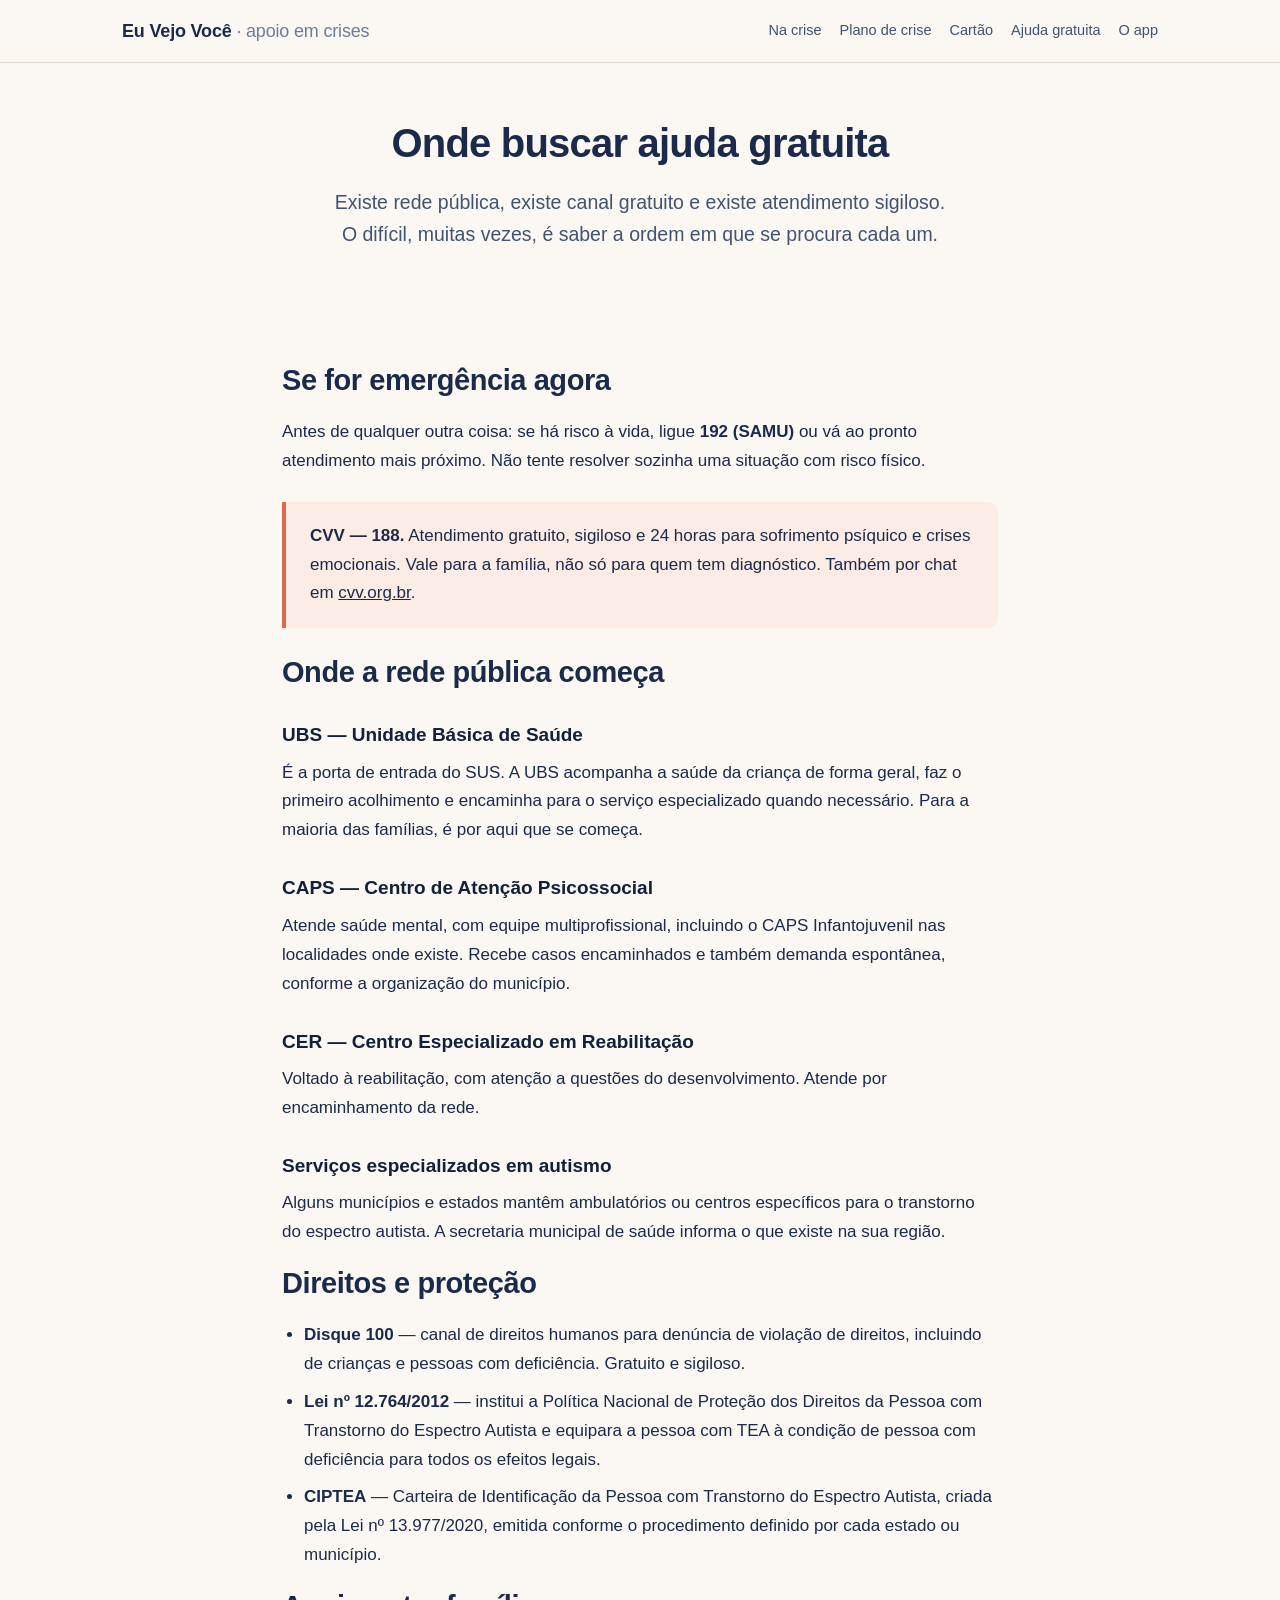
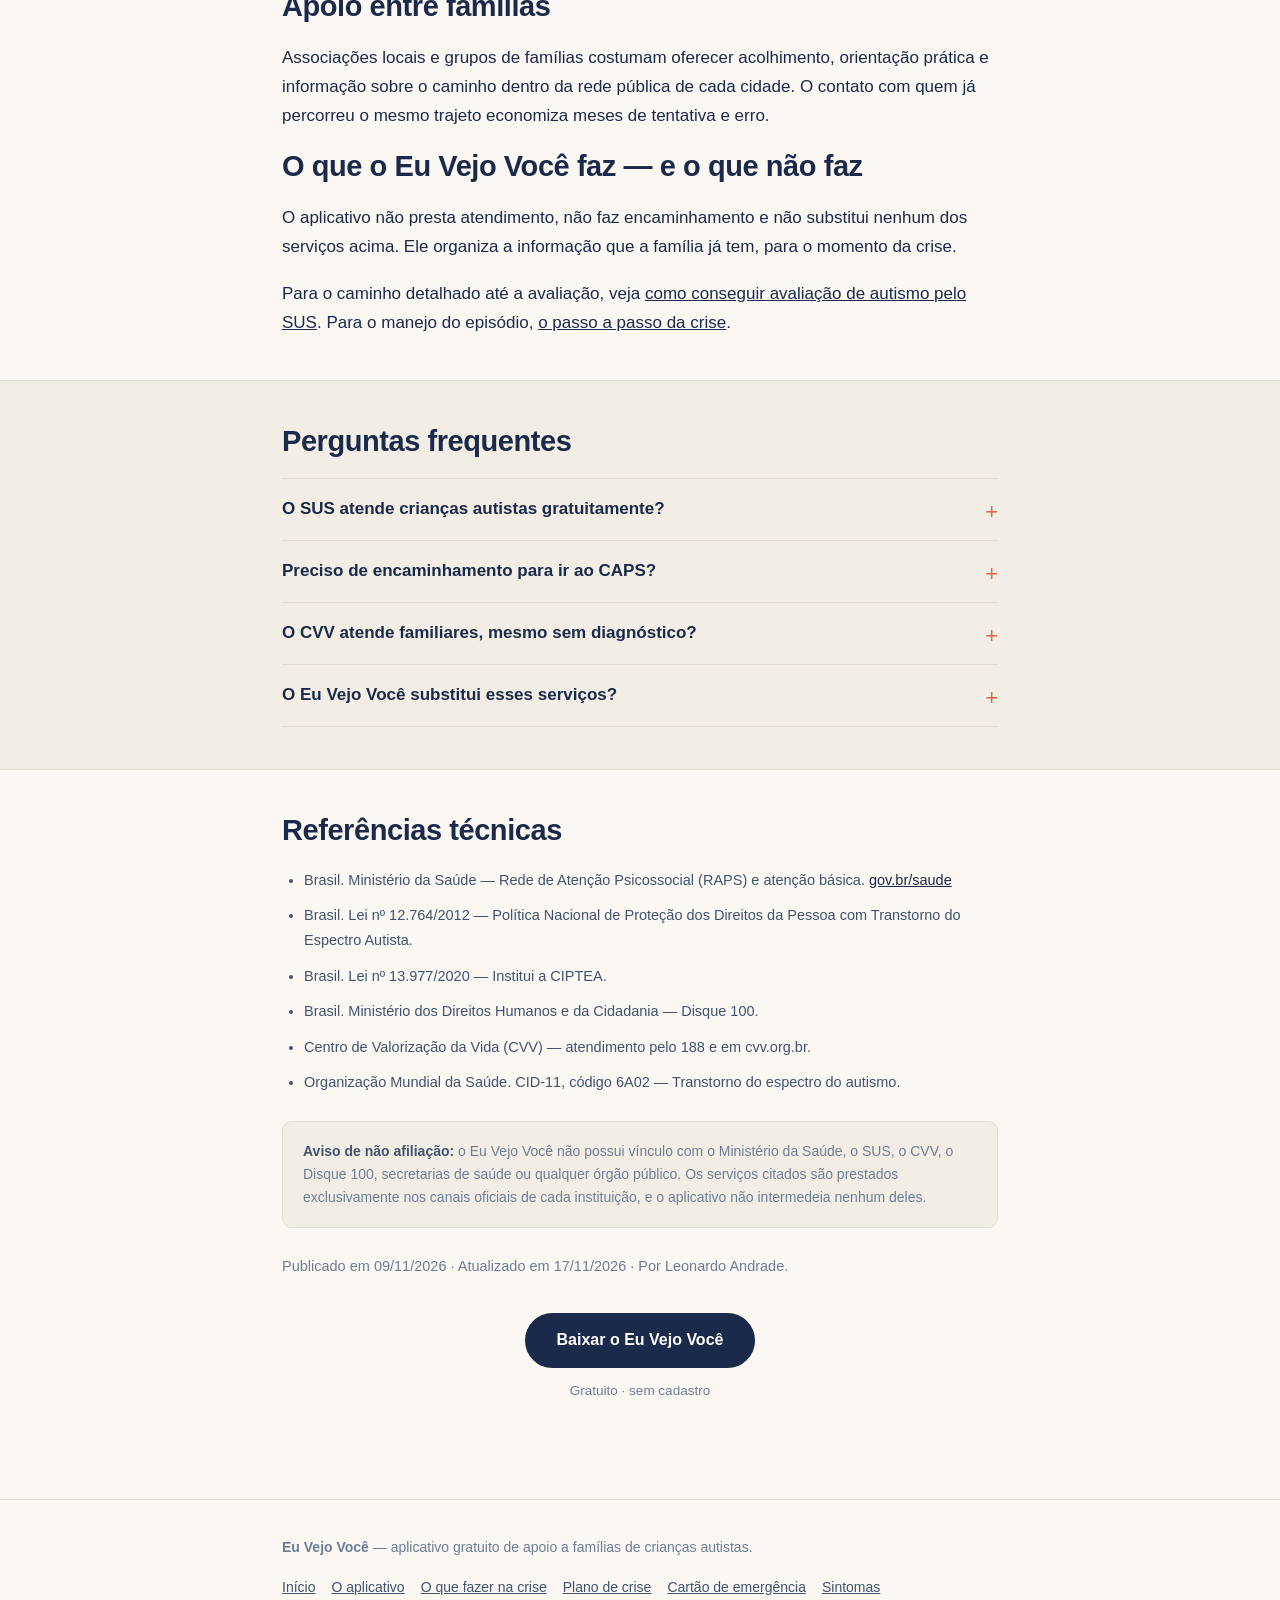
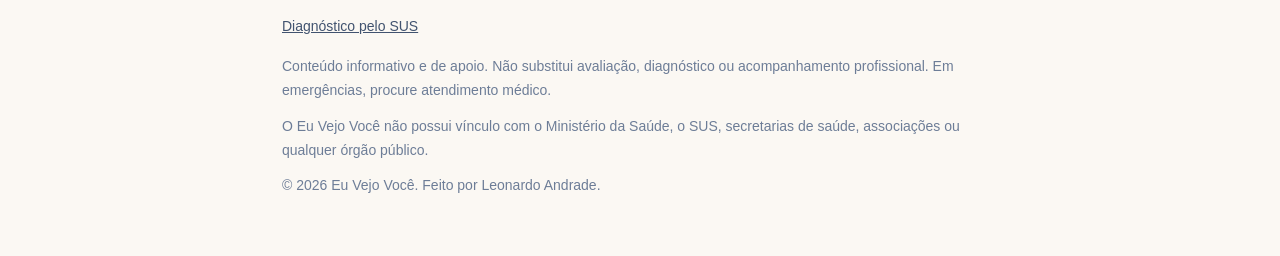
<file: onde-buscar-ajuda-gratuita-autismo.html>
<!DOCTYPE html>
<html lang="pt-BR">
<head>
<meta charset="utf-8">
<meta name="viewport" content="width=device-width, initial-scale=1">
<title>Onde buscar ajuda gratuita para autismo no Brasil: canais e serviços</title>
<meta name="description" content="UBS, CAPS, CER, Disque 100, CVV e outros canais gratuitos para famílias de crianças autistas. O que cada serviço faz e como chegar até ele.">
<meta name="robots" content="index, follow">
<link rel="canonical" href="https://leoandradefr.github.io/eu-vejo-voce/onde-buscar-ajuda-gratuita-autismo.html">
<meta property="og:type" content="article">
<meta property="og:title" content="Onde buscar ajuda gratuita para autismo no Brasil">
<meta property="og:description" content="UBS, CAPS, CER, Disque 100 e CVV: canais gratuitos e o que cada um resolve.">
<meta property="og:url" content="https://leoandradefr.github.io/eu-vejo-voce/onde-buscar-ajuda-gratuita-autismo.html">
<meta property="og:locale" content="pt_BR">
<link rel="stylesheet" href="style.css">
<script type="application/ld+json">
{
  "@context": "https://schema.org",
  "@type": "FAQPage",
  "mainEntity": [
    {
      "@type": "Question",
      "name": "O SUS atende crianças autistas gratuitamente?",
      "acceptedAnswer": { "@type": "Answer", "text": "Sim. A atenção à saúde da criança e o cuidado em saúde mental fazem parte da rede pública. O primeiro contato costuma ser a Unidade Básica de Saúde, que encaminha para os serviços especializados quando necessário." }
    },
    {
      "@type": "Question",
      "name": "Qual a diferença entre UBS, CAPS e CER?",
      "acceptedAnswer": { "@type": "Answer", "text": "A UBS é a porta de entrada e acompanha o caso de forma geral. O CAPS atende saúde mental. O CER é voltado à reabilitação. O encaminhamento entre eles é feito pela própria rede de saúde." }
    },
    {
      "@type": "Question",
      "name": "Existe canal gratuito para crise de saúde mental?",
      "acceptedAnswer": { "@type": "Answer", "text": "Sim. O CVV atende pelo telefone 188, de forma gratuita, sigilosa e 24 horas por dia, por ligação gratuita ou chat no site." }
    }
  ],
  "author": { "@type": "Person", "name": "Leonardo Andrade" }
}
</script>
</head>
<body>
<a class="skip-link" href="#conteudo">Ir para o conteúdo</a>

<header class="site">
  <div class="wrap-wide">
    <a class="brand" href="index.html">Eu Vejo Você <span>· apoio em crises</span></a>
    <nav class="site">
      <a href="como-acalmar-crianca-autista-em-crise.html">Na crise</a>
      <a href="plano-de-crise-autismo.html">Plano de crise</a>
      <a href="cartao-de-emergencia-autismo.html">Cartão</a>
      <a href="onde-buscar-ajuda-gratuita-autismo.html">Ajuda gratuita</a>
      <a href="app.html">O app</a>
    </nav>
  </div>
</header>

<main id="conteudo">

  <div class="wrap">
    <div class="hero">
      <h1>Onde buscar ajuda gratuita</h1>
      <p class="lead">Existe rede pública, existe canal gratuito e existe atendimento sigiloso. O difícil, muitas vezes, é saber a ordem em que se procura cada um.</p>
    </div>
  </div>

  <section>
    <div class="wrap">
      <h2>Se for emergência agora</h2>
      <p>Antes de qualquer outra coisa: se há risco à vida, ligue <strong>192 (SAMU)</strong> ou vá ao pronto atendimento mais próximo. Não tente resolver sozinha uma situação com risco físico.</p>
      <div class="callout callout-warm">
        <p><strong>CVV — 188.</strong> Atendimento gratuito, sigiloso e 24 horas para sofrimento psíquico e crises emocionais. Vale para a família, não só para quem tem diagnóstico. Também por chat em <a href="https://www.cvv.org.br" rel="nofollow noopener" target="_blank">cvv.org.br</a>.</p>
      </div>

      <h2>Onde a rede pública começa</h2>

      <h3>UBS — Unidade Básica de Saúde</h3>
      <p>É a porta de entrada do SUS. A UBS acompanha a saúde da criança de forma geral, faz o primeiro acolhimento e encaminha para o serviço especializado quando necessário. Para a maioria das famílias, é por aqui que se começa.</p>

      <h3>CAPS — Centro de Atenção Psicossocial</h3>
      <p>Atende saúde mental, com equipe multiprofissional, incluindo o CAPS Infantojuvenil nas localidades onde existe. Recebe casos encaminhados e também demanda espontânea, conforme a organização do município.</p>

      <h3>CER — Centro Especializado em Reabilitação</h3>
      <p>Voltado à reabilitação, com atenção a questões do desenvolvimento. Atende por encaminhamento da rede.</p>

      <h3>Serviços especializados em autismo</h3>
      <p>Alguns municípios e estados mantêm ambulatórios ou centros específicos para o transtorno do espectro autista. A secretaria municipal de saúde informa o que existe na sua região.</p>

      <h2>Direitos e proteção</h2>
      <ul>
        <li><strong>Disque 100</strong> — canal de direitos humanos para denúncia de violação de direitos, incluindo de crianças e pessoas com deficiência. Gratuito e sigiloso.</li>
        <li><strong>Lei nº 12.764/2012</strong> — institui a Política Nacional de Proteção dos Direitos da Pessoa com Transtorno do Espectro Autista e equipara a pessoa com TEA à condição de pessoa com deficiência para todos os efeitos legais.</li>
        <li><strong>CIPTEA</strong> — Carteira de Identificação da Pessoa com Transtorno do Espectro Autista, criada pela Lei nº 13.977/2020, emitida conforme o procedimento definido por cada estado ou município.</li>
      </ul>

      <h2>Apoio entre famílias</h2>
      <p>Associações locais e grupos de famílias costumam oferecer acolhimento, orientação prática e informação sobre o caminho dentro da rede pública de cada cidade. O contato com quem já percorreu o mesmo trajeto economiza meses de tentativa e erro.</p>

      <h2>O que o Eu Vejo Você faz — e o que não faz</h2>
      <p>O aplicativo não presta atendimento, não faz encaminhamento e não substitui nenhum dos serviços acima. Ele organiza a informação que a família já tem, para o momento da crise.</p>
      <p>Para o caminho detalhado até a avaliação, veja <a href="diagnostico-de-autismo-pelo-sus.html">como conseguir avaliação de autismo pelo SUS</a>. Para o manejo do episódio, <a href="como-acalmar-crianca-autista-em-crise.html">o passo a passo da crise</a>.</p>
    </div>
  </section>

  <section class="alt">
    <div class="wrap">
      <h2>Perguntas frequentes</h2>
      <div class="faq">
        <details>
          <summary>O SUS atende crianças autistas gratuitamente?</summary>
          <p>Sim. A atenção à saúde da criança e o cuidado em saúde mental integram a rede pública. O primeiro contato costuma ser a UBS, que encaminha para o serviço especializado quando necessário.</p>
        </details>
        <details>
          <summary>Preciso de encaminhamento para ir ao CAPS?</summary>
          <p>Depende da organização do município. Muitos CAPS recebem demanda espontânea. Vale confirmar na UBS de referência ou na secretaria municipal de saúde.</p>
        </details>
        <details>
          <summary>O CVV atende familiares, mesmo sem diagnóstico?</summary>
          <p>Sim. O CVV atende qualquer pessoa em sofrimento, de forma gratuita, anônima e 24 horas, pelo 188.</p>
        </details>
        <details>
          <summary>O Eu Vejo Você substitui esses serviços?</summary>
          <p>Não. O app é uma ferramenta de organização e apoio à família. Nenhum dos serviços oficiais citados é prestado pelo aplicativo.</p>
        </details>
      </div>
    </div>
  </section>

  <section>
    <div class="wrap">
      <h2>Referências técnicas</h2>
      <ul class="refs">
        <li>Brasil. Ministério da Saúde — Rede de Atenção Psicossocial (RAPS) e atenção básica. <a href="https://www.gov.br/saude" rel="nofollow noopener" target="_blank">gov.br/saude</a></li>
        <li>Brasil. Lei nº 12.764/2012 — Política Nacional de Proteção dos Direitos da Pessoa com Transtorno do Espectro Autista.</li>
        <li>Brasil. Lei nº 13.977/2020 — Institui a CIPTEA.</li>
        <li>Brasil. Ministério dos Direitos Humanos e da Cidadania — Disque 100.</li>
        <li>Centro de Valorização da Vida (CVV) — atendimento pelo 188 e em cvv.org.br.</li>
        <li>Organização Mundial da Saúde. CID-11, código 6A02 — Transtorno do espectro do autismo.</li>
      </ul>
      <div class="notice">
        <strong>Aviso de não afiliação:</strong> o Eu Vejo Você não possui vínculo com o Ministério da Saúde, o SUS, o CVV, o Disque 100, secretarias de saúde ou qualquer órgão público. Os serviços citados são prestados exclusivamente nos canais oficiais de cada instituição, e o aplicativo não intermedeia nenhum deles.
      </div>
      <p class="small">Publicado em 09/11/2026 · Atualizado em 17/11/2026 · Por Leonardo Andrade.</p>
      <div class="btn-row">
        <a class="btn" href="https://play.google.com/store/apps/details?id=br.com.leonardo_andrade.eu_vejo_voce">Baixar o Eu Vejo Você</a>
        <span class="btn-note">Gratuito · sem cadastro</span>
      </div>
    </div>
  </section>

</main>

<footer class="site">
  <div class="wrap">
    <p><strong>Eu Vejo Você</strong> — aplicativo gratuito de apoio a famílias de crianças autistas.</p>
    <div class="foot-links">
      <a href="index.html">Início</a>
      <a href="app.html">O aplicativo</a>
      <a href="como-acalmar-crianca-autista-em-crise.html">O que fazer na crise</a>
      <a href="plano-de-crise-autismo.html">Plano de crise</a>
      <a href="cartao-de-emergencia-autismo.html">Cartão de emergência</a>
      <a href="crise-autista-sintomas.html">Sintomas</a>
      <a href="diagnostico-de-autismo-pelo-sus.html">Diagnóstico pelo SUS</a>
    </div>
    <p>Conteúdo informativo e de apoio. Não substitui avaliação, diagnóstico ou acompanhamento profissional. Em emergências, procure atendimento médico.</p>
    <p>O Eu Vejo Você não possui vínculo com o Ministério da Saúde, o SUS, secretarias de saúde, associações ou qualquer órgão público.</p>
    <p>© 2026 Eu Vejo Você. Feito por Leonardo Andrade.</p>
  </div>
</footer>
</body>
</html>
</file>
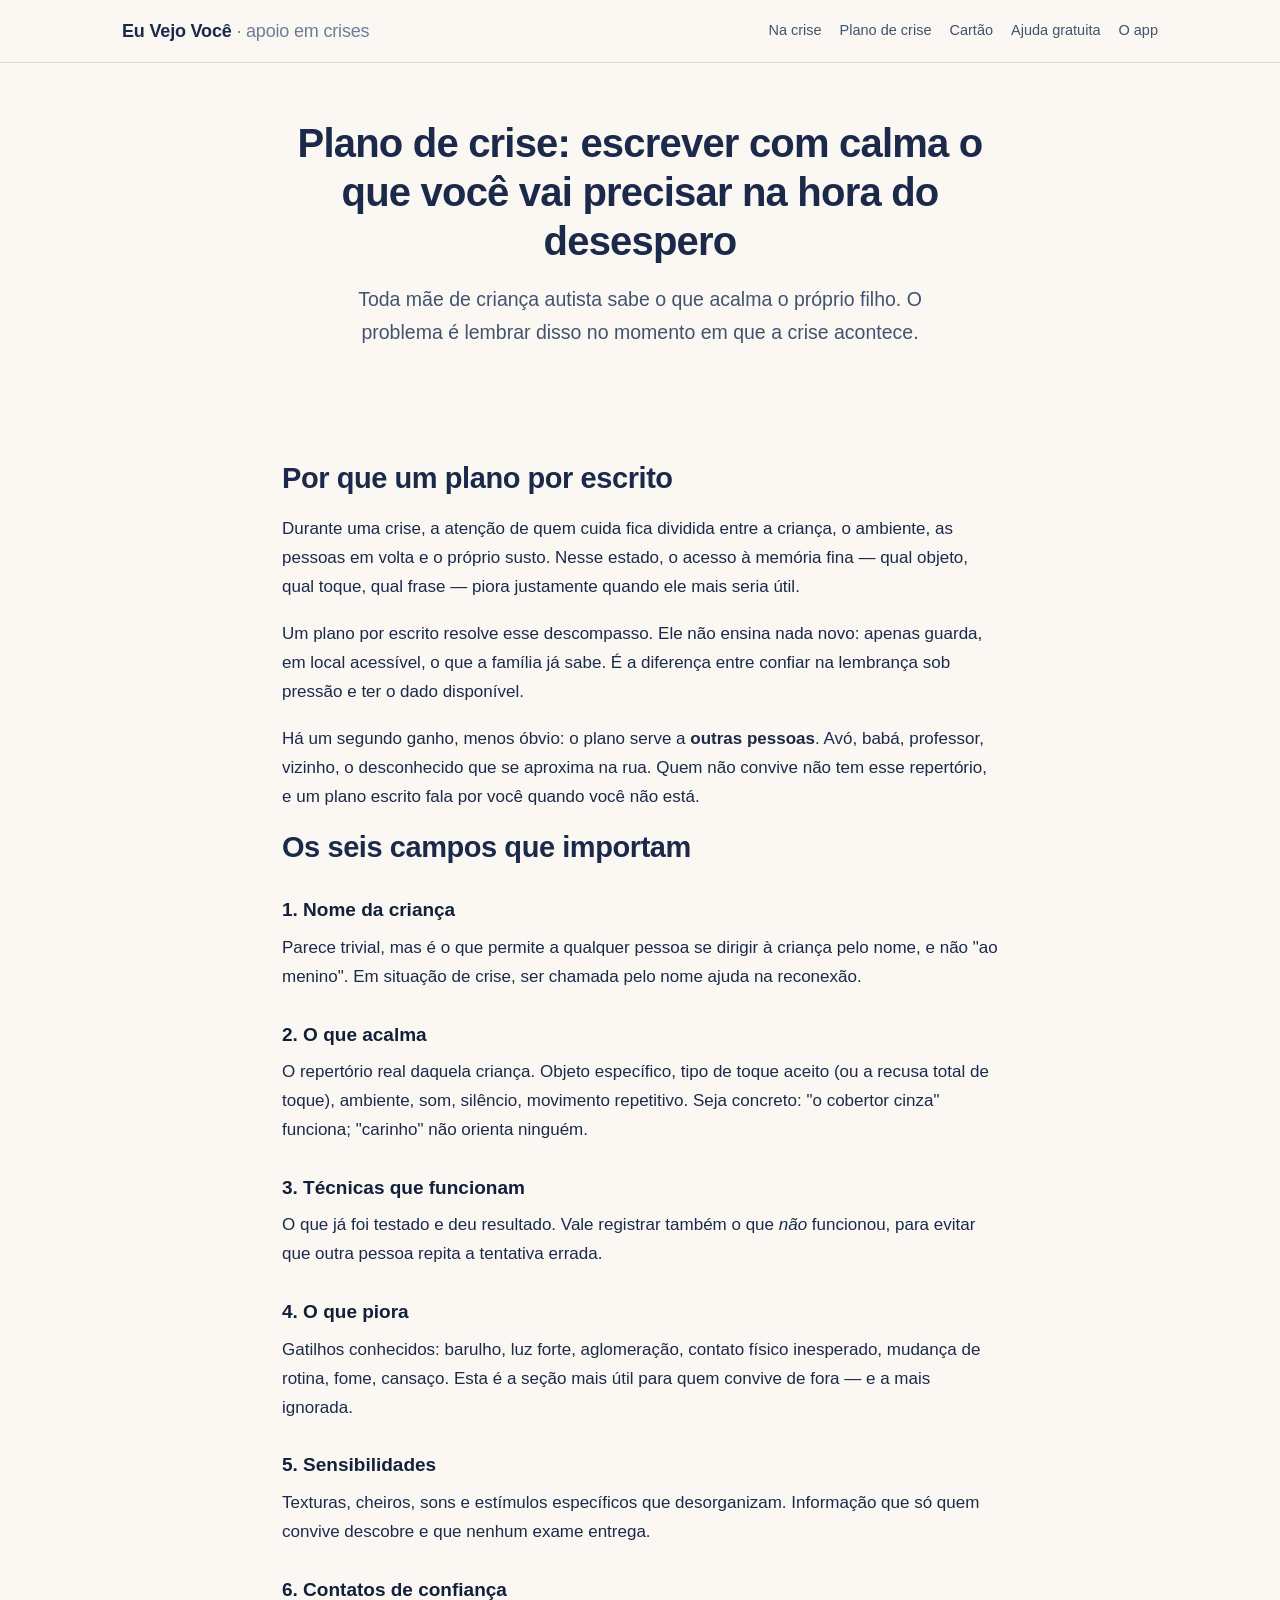
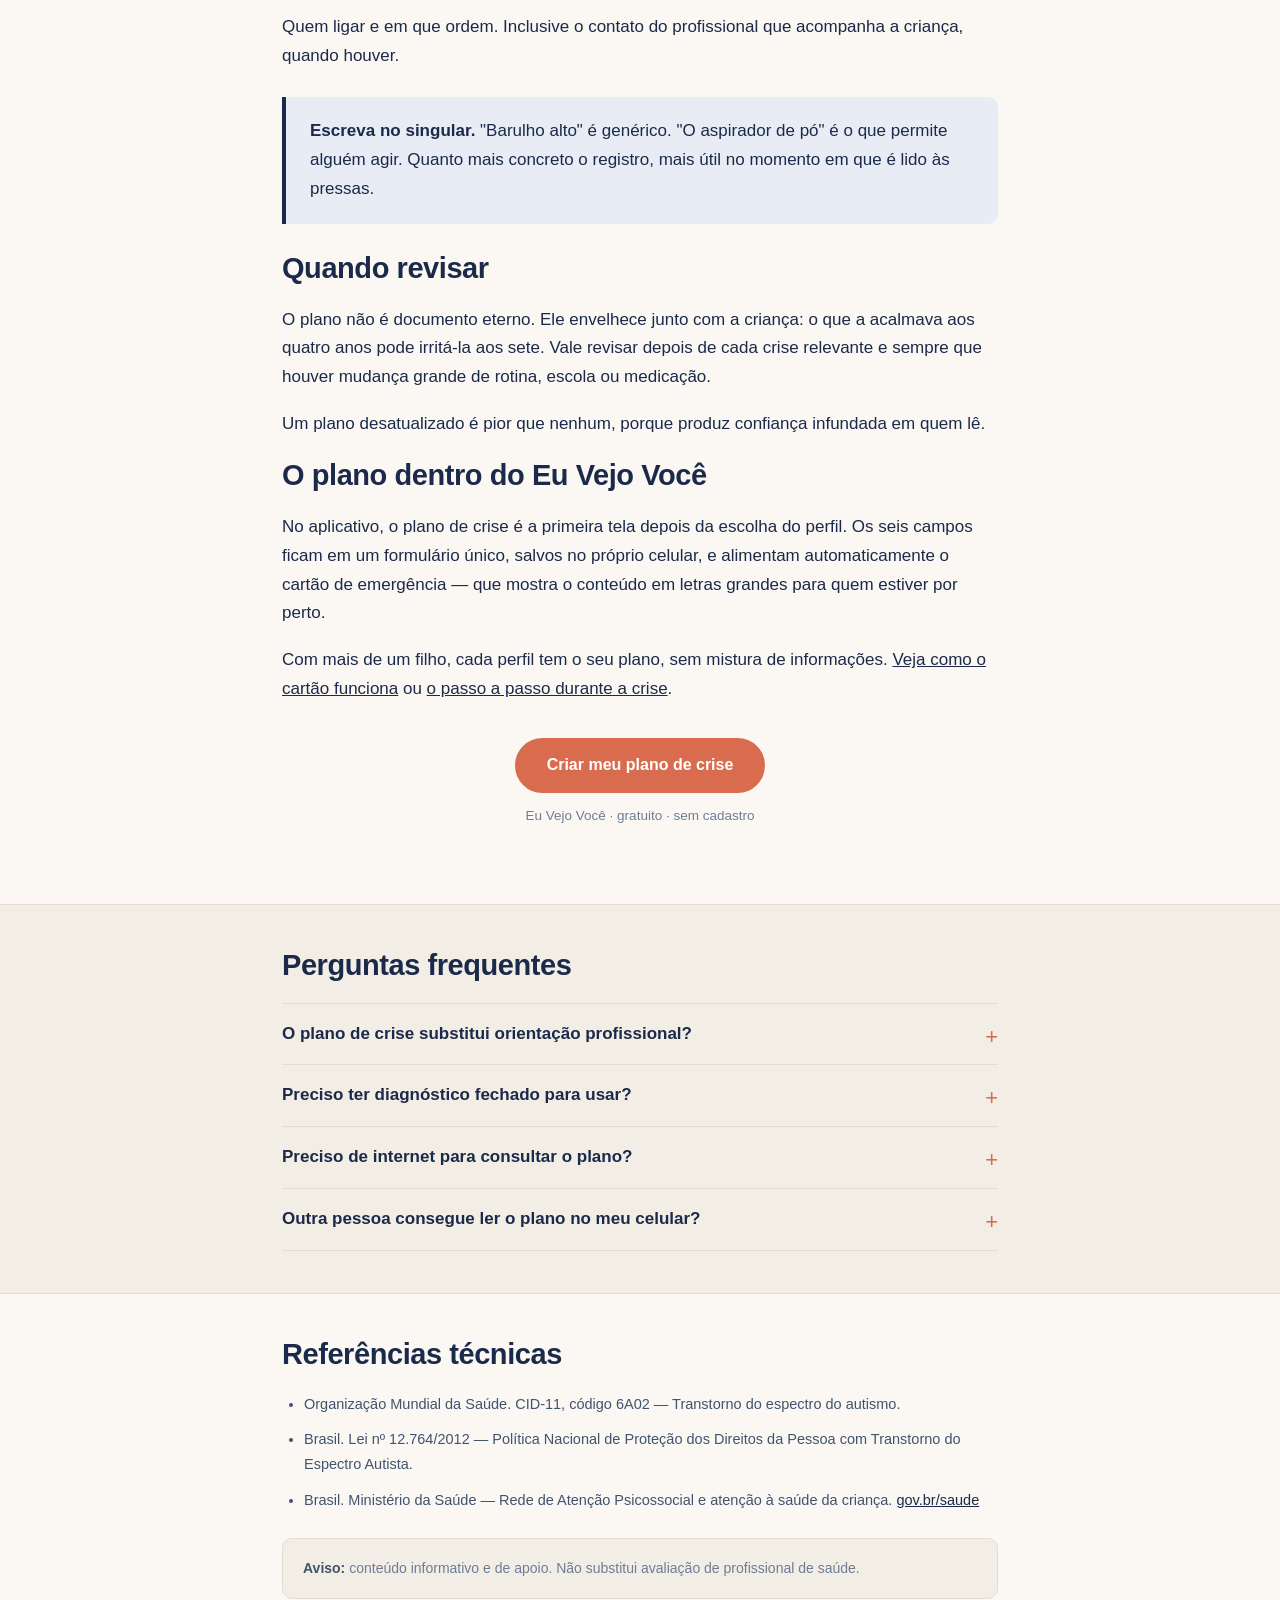
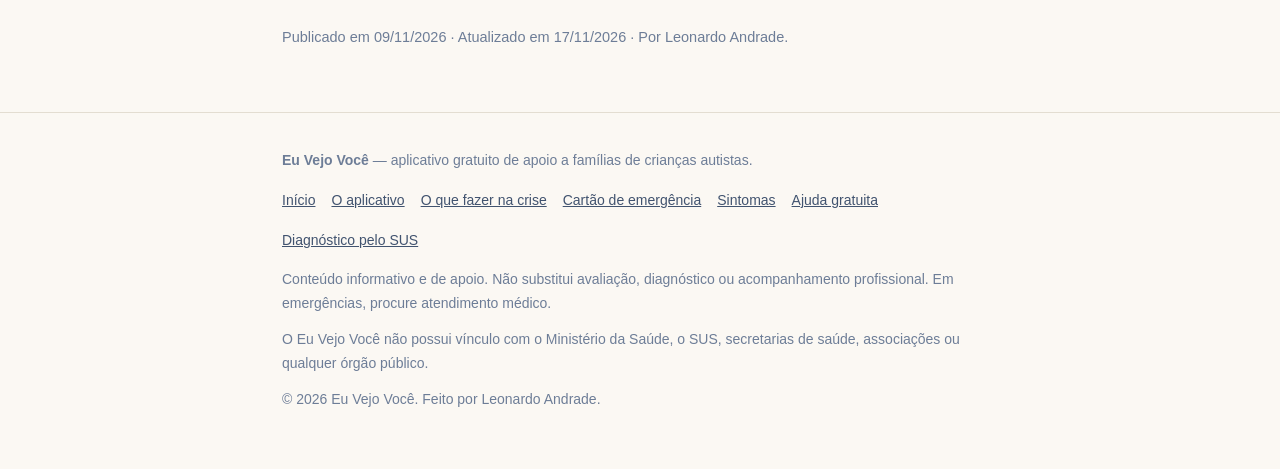
<file: plano-de-crise-autismo.html>
<!DOCTYPE html>
<html lang="pt-BR">
<head>
<meta charset="utf-8">
<meta name="viewport" content="width=device-width, initial-scale=1">
<title>Plano de crise para autismo: como montar o seu antes da próxima crise</title>
<meta name="description" content="O que é um plano de crise, quais campos preencher e por que escrever com calma o que acalma seu filho muda o desfecho do próximo episódio.">
<meta name="robots" content="index, follow">
<link rel="canonical" href="https://leoandradefr.github.io/eu-vejo-voce/plano-de-crise-autismo.html">
<meta property="og:type" content="article">
<meta property="og:title" content="Plano de crise para autismo: como montar o seu antes da próxima crise">
<meta property="og:description" content="O que é um plano de crise, quais campos preencher e por que escrever com calma o que acalma seu filho.">
<meta property="og:url" content="https://leoandradefr.github.io/eu-vejo-voce/plano-de-crise-autismo.html">
<meta property="og:locale" content="pt_BR">
<link rel="stylesheet" href="style.css">
<script type="application/ld+json">
{
  "@context": "https://schema.org",
  "@type": "FAQPage",
  "mainEntity": [
    {
      "@type": "Question",
      "name": "O que é um plano de crise no autismo?",
      "acceptedAnswer": { "@type": "Answer", "text": "É um registro escrito, feito fora do momento de crise, com o que acalma a criança, o que piora, as técnicas que funcionam, as sensibilidades sensoriais e os contatos de confiança. Serve para consulta rápida durante o episódio." }
    },
    {
      "@type": "Question",
      "name": "Por que escrever o plano antes da crise?",
      "acceptedAnswer": { "@type": "Answer", "text": "Porque durante a crise ninguém recupera com clareza a informação relevante. O plano transfere o conhecimento da família para um lugar acessível no momento em que a memória falha." }
    },
    {
      "@type": "Question",
      "name": "O plano de crise substitui orientação profissional?",
      "acceptedAnswer": { "@type": "Answer", "text": "Não. Ele organiza o que a família já observa no dia a dia e não substitui avaliação ou acompanhamento de profissionais de saúde." }
    }
  ],
  "author": { "@type": "Person", "name": "Leonardo Brazão de Andrade" }
}
</script>
</head>
<body>
<a class="skip-link" href="#conteudo">Ir para o conteúdo</a>

<header class="site">
  <div class="wrap-wide">
    <a class="brand" href="index.html">Eu Vejo Você <span>· apoio em crises</span></a>
    <nav class="site">
      <a href="como-acalmar-crianca-autista-em-crise.html">Na crise</a>
      <a href="plano-de-crise-autismo.html">Plano de crise</a>
      <a href="cartao-de-emergencia-autismo.html">Cartão</a>
      <a href="onde-buscar-ajuda-gratuita-autismo.html">Ajuda gratuita</a>
      <a href="app.html">O app</a>
    </nav>
  </div>
</header>

<main id="conteudo">

  <div class="wrap">
    <div class="hero">
      <h1>Plano de crise: escrever com calma o que você vai precisar na hora do desespero</h1>
      <p class="lead">Toda mãe de criança autista sabe o que acalma o próprio filho. O problema é lembrar disso no momento em que a crise acontece.</p>
    </div>
  </div>

  <section>
    <div class="wrap">
      <h2>Por que um plano por escrito</h2>
      <p>Durante uma crise, a atenção de quem cuida fica dividida entre a criança, o ambiente, as pessoas em volta e o próprio susto. Nesse estado, o acesso à memória fina — qual objeto, qual toque, qual frase — piora justamente quando ele mais seria útil.</p>
      <p>Um plano por escrito resolve esse descompasso. Ele não ensina nada novo: apenas guarda, em local acessível, o que a família já sabe. É a diferença entre confiar na lembrança sob pressão e ter o dado disponível.</p>
      <p>Há um segundo ganho, menos óbvio: o plano serve a <strong>outras pessoas</strong>. Avó, babá, professor, vizinho, o desconhecido que se aproxima na rua. Quem não convive não tem esse repertório, e um plano escrito fala por você quando você não está.</p>

      <h2>Os seis campos que importam</h2>

      <h3>1. Nome da criança</h3>
      <p>Parece trivial, mas é o que permite a qualquer pessoa se dirigir à criança pelo nome, e não "ao menino". Em situação de crise, ser chamada pelo nome ajuda na reconexão.</p>

      <h3>2. O que acalma</h3>
      <p>O repertório real daquela criança. Objeto específico, tipo de toque aceito (ou a recusa total de toque), ambiente, som, silêncio, movimento repetitivo. Seja concreto: "o cobertor cinza" funciona; "carinho" não orienta ninguém.</p>

      <h3>3. Técnicas que funcionam</h3>
      <p>O que já foi testado e deu resultado. Vale registrar também o que <em>não</em> funcionou, para evitar que outra pessoa repita a tentativa errada.</p>

      <h3>4. O que piora</h3>
      <p>Gatilhos conhecidos: barulho, luz forte, aglomeração, contato físico inesperado, mudança de rotina, fome, cansaço. Esta é a seção mais útil para quem convive de fora — e a mais ignorada.</p>

      <h3>5. Sensibilidades</h3>
      <p>Texturas, cheiros, sons e estímulos específicos que desorganizam. Informação que só quem convive descobre e que nenhum exame entrega.</p>

      <h3>6. Contatos de confiança</h3>
      <p>Quem ligar e em que ordem. Inclusive o contato do profissional que acompanha a criança, quando houver.</p>

      <div class="callout">
        <p><strong>Escreva no singular.</strong> "Barulho alto" é genérico. "O aspirador de pó" é o que permite alguém agir. Quanto mais concreto o registro, mais útil no momento em que é lido às pressas.</p>
      </div>

      <h2>Quando revisar</h2>
      <p>O plano não é documento eterno. Ele envelhece junto com a criança: o que a acalmava aos quatro anos pode irritá-la aos sete. Vale revisar depois de cada crise relevante e sempre que houver mudança grande de rotina, escola ou medicação.</p>
      <p>Um plano desatualizado é pior que nenhum, porque produz confiança infundada em quem lê.</p>

      <h2>O plano dentro do Eu Vejo Você</h2>
      <p>No aplicativo, o plano de crise é a primeira tela depois da escolha do perfil. Os seis campos ficam em um formulário único, salvos no próprio celular, e alimentam automaticamente o cartão de emergência — que mostra o conteúdo em letras grandes para quem estiver por perto.</p>
      <p>Com mais de um filho, cada perfil tem o seu plano, sem mistura de informações. <a href="cartao-de-emergencia-autismo.html">Veja como o cartão funciona</a> ou <a href="como-acalmar-crianca-autista-em-crise.html">o passo a passo durante a crise</a>.</p>

      <div class="btn-row">
        <a class="btn btn-warm" href="https://play.google.com/store/apps/details?id=br.com.leonardo_andrade.eu_vejo_voce">Criar meu plano de crise</a>
        <span class="btn-note">Eu Vejo Você · gratuito · sem cadastro</span>
      </div>
    </div>
  </section>

  <section class="alt">
    <div class="wrap">
      <h2>Perguntas frequentes</h2>
      <div class="faq">
        <details>
          <summary>O plano de crise substitui orientação profissional?</summary>
          <p>Não. Ele organiza o que a família já observa e não substitui avaliação ou acompanhamento de profissionais de saúde. As informações do plano podem, inclusive, ajudar a tornar a consulta mais produtiva.</p>
        </details>
        <details>
          <summary>Preciso ter diagnóstico fechado para usar?</summary>
          <p>Não. O plano registra comportamento e preferências observados, o que independe de diagnóstico concluído.</p>
        </details>
        <details>
          <summary>Preciso de internet para consultar o plano?</summary>
          <p>Não. As informações ficam gravadas no aparelho e podem ser consultadas offline.</p>
        </details>
        <details>
          <summary>Outra pessoa consegue ler o plano no meu celular?</summary>
          <p>Sim, mostrando a tela. É justamente essa a função do cartão de emergência: permitir que alguém de fora entenda a situação e saiba como agir.</p>
        </details>
      </div>
    </div>
  </section>

  <section>
    <div class="wrap">
      <h2>Referências técnicas</h2>
      <ul class="refs">
        <li>Organização Mundial da Saúde. CID-11, código 6A02 — Transtorno do espectro do autismo.</li>
        <li>Brasil. Lei nº 12.764/2012 — Política Nacional de Proteção dos Direitos da Pessoa com Transtorno do Espectro Autista.</li>
        <li>Brasil. Ministério da Saúde — Rede de Atenção Psicossocial e atenção à saúde da criança. <a href="https://www.gov.br/saude" rel="nofollow noopener" target="_blank">gov.br/saude</a></li>
      </ul>
      <div class="notice">
        <strong>Aviso:</strong> conteúdo informativo e de apoio. Não substitui avaliação de profissional de saúde.
      </div>
      <p class="small">Publicado em 09/11/2026 · Atualizado em 17/11/2026 · Por Leonardo Andrade.</p>
    </div>
  </section>

</main>

<footer class="site">
  <div class="wrap">
    <p><strong>Eu Vejo Você</strong> — aplicativo gratuito de apoio a famílias de crianças autistas.</p>
    <div class="foot-links">
      <a href="index.html">Início</a>
      <a href="app.html">O aplicativo</a>
      <a href="como-acalmar-crianca-autista-em-crise.html">O que fazer na crise</a>
      <a href="cartao-de-emergencia-autismo.html">Cartão de emergência</a>
      <a href="crise-autista-sintomas.html">Sintomas</a>
      <a href="onde-buscar-ajuda-gratuita-autismo.html">Ajuda gratuita</a>
      <a href="diagnostico-de-autismo-pelo-sus.html">Diagnóstico pelo SUS</a>
    </div>
    <p>Conteúdo informativo e de apoio. Não substitui avaliação, diagnóstico ou acompanhamento profissional. Em emergências, procure atendimento médico.</p>
    <p>O Eu Vejo Você não possui vínculo com o Ministério da Saúde, o SUS, secretarias de saúde, associações ou qualquer órgão público.</p>
    <p>© 2026 Eu Vejo Você. Feito por Leonardo Andrade.</p>
  </div>
</footer>
</body>
</html>
</file>
<file: style.css>
/* Eu Vejo Você — site institucional
   Design: acolhedor, alta legibilidade, sem dependências externas.
   Paleta: azul-marinho profundo (estabilidade) + âmbar quente (acolhimento). */

:root {
  --bg: #fbf8f3;
  --bg-alt: #f3eee5;
  --ink: #1b2a4a;
  --ink-soft: #41536f;
  --ink-mute: #6d7d97;
  --brand: #1b2a4a;
  --brand-dark: #12203a;
  --brand-light: #e8edf5;
  --accent: #d96c4f;
  --accent-soft: #fbece6;
  --calm: #2e7d6e;
  --calm-light: #eaf3ee;
  --line: #e3ddd1;
  --white: #ffffff;
  --radius: 14px;
  --maxw: 760px;
  --maxw-wide: 1080px;
  --font: -apple-system, BlinkMacSystemFont, "Segoe UI", Roboto, "Helvetica Neue", Arial, sans-serif;
}

* { box-sizing: border-box; }

html {
  scroll-behavior: smooth;
  -webkit-text-size-adjust: 100%;
}

body {
  margin: 0;
  background: var(--bg);
  color: var(--ink);
  font-family: var(--font);
  font-size: 17px;
  line-height: 1.7;
  -webkit-font-smoothing: antialiased;
}

/* ---------- Estrutura ---------- */

.wrap {
  width: 100%;
  max-width: var(--maxw);
  margin: 0 auto;
  padding: 0 22px;
}

.wrap-wide {
  width: 100%;
  max-width: var(--maxw-wide);
  margin: 0 auto;
  padding: 0 22px;
}

header.site {
  border-bottom: 1px solid var(--line);
  background: var(--bg);
  position: sticky;
  top: 0;
  z-index: 20;
}

header.site .wrap-wide {
  display: flex;
  align-items: center;
  justify-content: space-between;
  gap: 16px;
  min-height: 62px;
  flex-wrap: wrap;
}

.brand {
  font-weight: 700;
  font-size: 18px;
  letter-spacing: -0.01em;
  color: var(--brand);
  text-decoration: none;
  white-space: nowrap;
}

.brand span {
  color: var(--ink-mute);
  font-weight: 500;
}

nav.site {
  display: flex;
  gap: 18px;
  flex-wrap: wrap;
}

nav.site a {
  color: var(--ink-soft);
  text-decoration: none;
  font-size: 14.5px;
  font-weight: 500;
  padding: 4px 0;
  border-bottom: 2px solid transparent;
  transition: color .15s, border-color .15s;
}

nav.site a:hover,
nav.site a:focus {
  color: var(--brand);
  border-bottom-color: var(--accent);
}

main { display: block; }

/* ---------- Hero ---------- */

.hero {
  padding: 56px 0 40px;
  text-align: center;
}

.hero h1 {
  font-size: clamp(28px, 5vw, 40px);
  line-height: 1.22;
  letter-spacing: -0.02em;
  margin: 0 0 18px;
  font-weight: 700;
  color: var(--ink);
}

.hero p.lead {
  font-size: clamp(17px, 2.2vw, 19.5px);
  color: var(--ink-soft);
  max-width: 620px;
  margin: 0 auto 30px;
  line-height: 1.65;
}

/* ---------- Botões ---------- */

.btn {
  display: inline-block;
  background: var(--brand);
  color: var(--white);
  text-decoration: none;
  font-weight: 600;
  font-size: 16px;
  padding: 15px 30px;
  border-radius: 999px;
  border: 2px solid var(--brand);
  transition: background .15s, transform .1s;
  line-height: 1.3;
}

.btn:hover, .btn:focus {
  background: var(--brand-dark);
  border-color: var(--brand-dark);
  transform: translateY(-1px);
}

.btn-warm {
  background: var(--accent);
  border-color: var(--accent);
}

.btn-warm:hover, .btn-warm:focus {
  background: #c25b3f;
  border-color: #c25b3f;
}

.btn-outline {
  background: transparent;
  color: var(--brand);
}

.btn-outline:hover, .btn-outline:focus {
  background: var(--brand-light);
  color: var(--brand-dark);
}

.btn-note {
  display: block;
  font-size: 13.5px;
  color: var(--ink-mute);
  margin-top: 12px;
}

.btn-row {
  text-align: center;
  margin: 34px 0;
}

/* ---------- Seções ---------- */

section {
  padding: 42px 0;
}

section.alt {
  background: var(--bg-alt);
  border-top: 1px solid var(--line);
  border-bottom: 1px solid var(--line);
}

h2 {
  font-size: clamp(23px, 3.4vw, 29px);
  line-height: 1.3;
  letter-spacing: -0.015em;
  margin: 0 0 18px;
  font-weight: 700;
}

h3 {
  font-size: 19px;
  line-height: 1.4;
  margin: 30px 0 10px;
  font-weight: 650;
  color: var(--brand-dark);
}

p { margin: 0 0 18px; }

p:last-child { margin-bottom: 0; }

a { color: var(--brand); }

ul, ol {
  margin: 0 0 18px;
  padding-left: 22px;
}

li { margin-bottom: 9px; }

strong { font-weight: 650; }

/* ---------- Cards ---------- */

.cards {
  display: grid;
  grid-template-columns: repeat(auto-fit, minmax(240px, 1fr));
  gap: 18px;
  margin: 26px 0;
}

.card {
  background: var(--white);
  border: 1px solid var(--line);
  border-radius: var(--radius);
  padding: 22px 22px 20px;
}

.card h3 {
  margin: 0 0 8px;
  font-size: 17px;
  color: var(--ink);
}

.card p {
  font-size: 15.5px;
  color: var(--ink-soft);
  margin: 0;
  line-height: 1.6;
}

/* ---------- Callout ---------- */

.callout {
  background: var(--brand-light);
  border-left: 4px solid var(--brand);
  border-radius: 0 10px 10px 0;
  padding: 20px 24px;
  margin: 26px 0;
}

.callout p { margin-bottom: 10px; }
.callout p:last-child { margin-bottom: 0; }

.callout-warm {
  background: var(--accent-soft);
  border-left-color: var(--accent);
}

.callout-calm {
  background: var(--calm-light);
  border-left-color: var(--calm);
}

/* ---------- FAQ ---------- */

.faq details {
  border-bottom: 1px solid var(--line);
  padding: 16px 0;
}

.faq details:first-of-type { border-top: 1px solid var(--line); }

.faq summary {
  font-weight: 650;
  cursor: pointer;
  font-size: 17px;
  color: var(--ink);
  list-style: none;
  position: relative;
  padding-right: 28px;
}

.faq summary::-webkit-details-marker { display: none; }

.faq summary::after {
  content: "+";
  position: absolute;
  right: 0;
  top: -2px;
  font-size: 22px;
  font-weight: 400;
  color: var(--accent);
}

.faq details[open] summary::after { content: "−"; }

.faq details p {
  margin-top: 12px;
  color: var(--ink-soft);
  font-size: 16px;
}

/* ---------- Referências ---------- */

.refs {
  font-size: 14.5px;
  color: var(--ink-soft);
}

.refs li { margin-bottom: 11px; }

.refs a { color: var(--brand); }

/* ---------- Autor ---------- */

.author {
  display: flex;
  gap: 20px;
  align-items: flex-start;
  background: var(--white);
  border: 1px solid var(--line);
  border-radius: var(--radius);
  padding: 24px;
  margin: 26px 0;
}

.author-text { font-size: 15.5px; color: var(--ink-soft); }

.author-text p:last-child { margin-bottom: 0; }

/* ---------- Avisos ---------- */

.notice {
  font-size: 14px;
  color: var(--ink-mute);
  line-height: 1.65;
  background: var(--bg-alt);
  border: 1px solid var(--line);
  border-radius: 10px;
  padding: 18px 20px;
  margin: 26px 0;
}

.notice strong { color: var(--ink-soft); }

/* ---------- Footer ---------- */

footer.site {
  border-top: 1px solid var(--line);
  padding: 36px 0 46px;
  margin-top: 20px;
  font-size: 14px;
  color: var(--ink-mute);
}

footer.site p { margin-bottom: 12px; }

footer.site a { color: var(--ink-soft); }

footer.site .foot-links {
  display: flex;
  gap: 16px;
  flex-wrap: wrap;
  margin: 16px 0;
}

/* ---------- Utilidades ---------- */

.center { text-align: center; }

.small { font-size: 14.5px; color: var(--ink-mute); }

.skip-link {
  position: absolute;
  left: -9999px;
}

.skip-link:focus {
  left: 12px;
  top: 12px;
  background: var(--brand);
  color: white;
  padding: 10px 16px;
  border-radius: 8px;
  z-index: 99;
}

/* ---------- Responsivo ---------- */

@media (max-width: 620px) {
  body { font-size: 16.5px; }
  .hero { padding: 38px 0 26px; }
  section { padding: 32px 0; }
  .btn { width: 100%; text-align: center; }
  .author { flex-direction: column; gap: 12px; }
  nav.site { gap: 14px; }
  nav.site a { font-size: 14px; }
}

@media (prefers-reduced-motion: reduce) {
  html { scroll-behavior: auto; }
  * { transition: none !important; }
}
</file>
